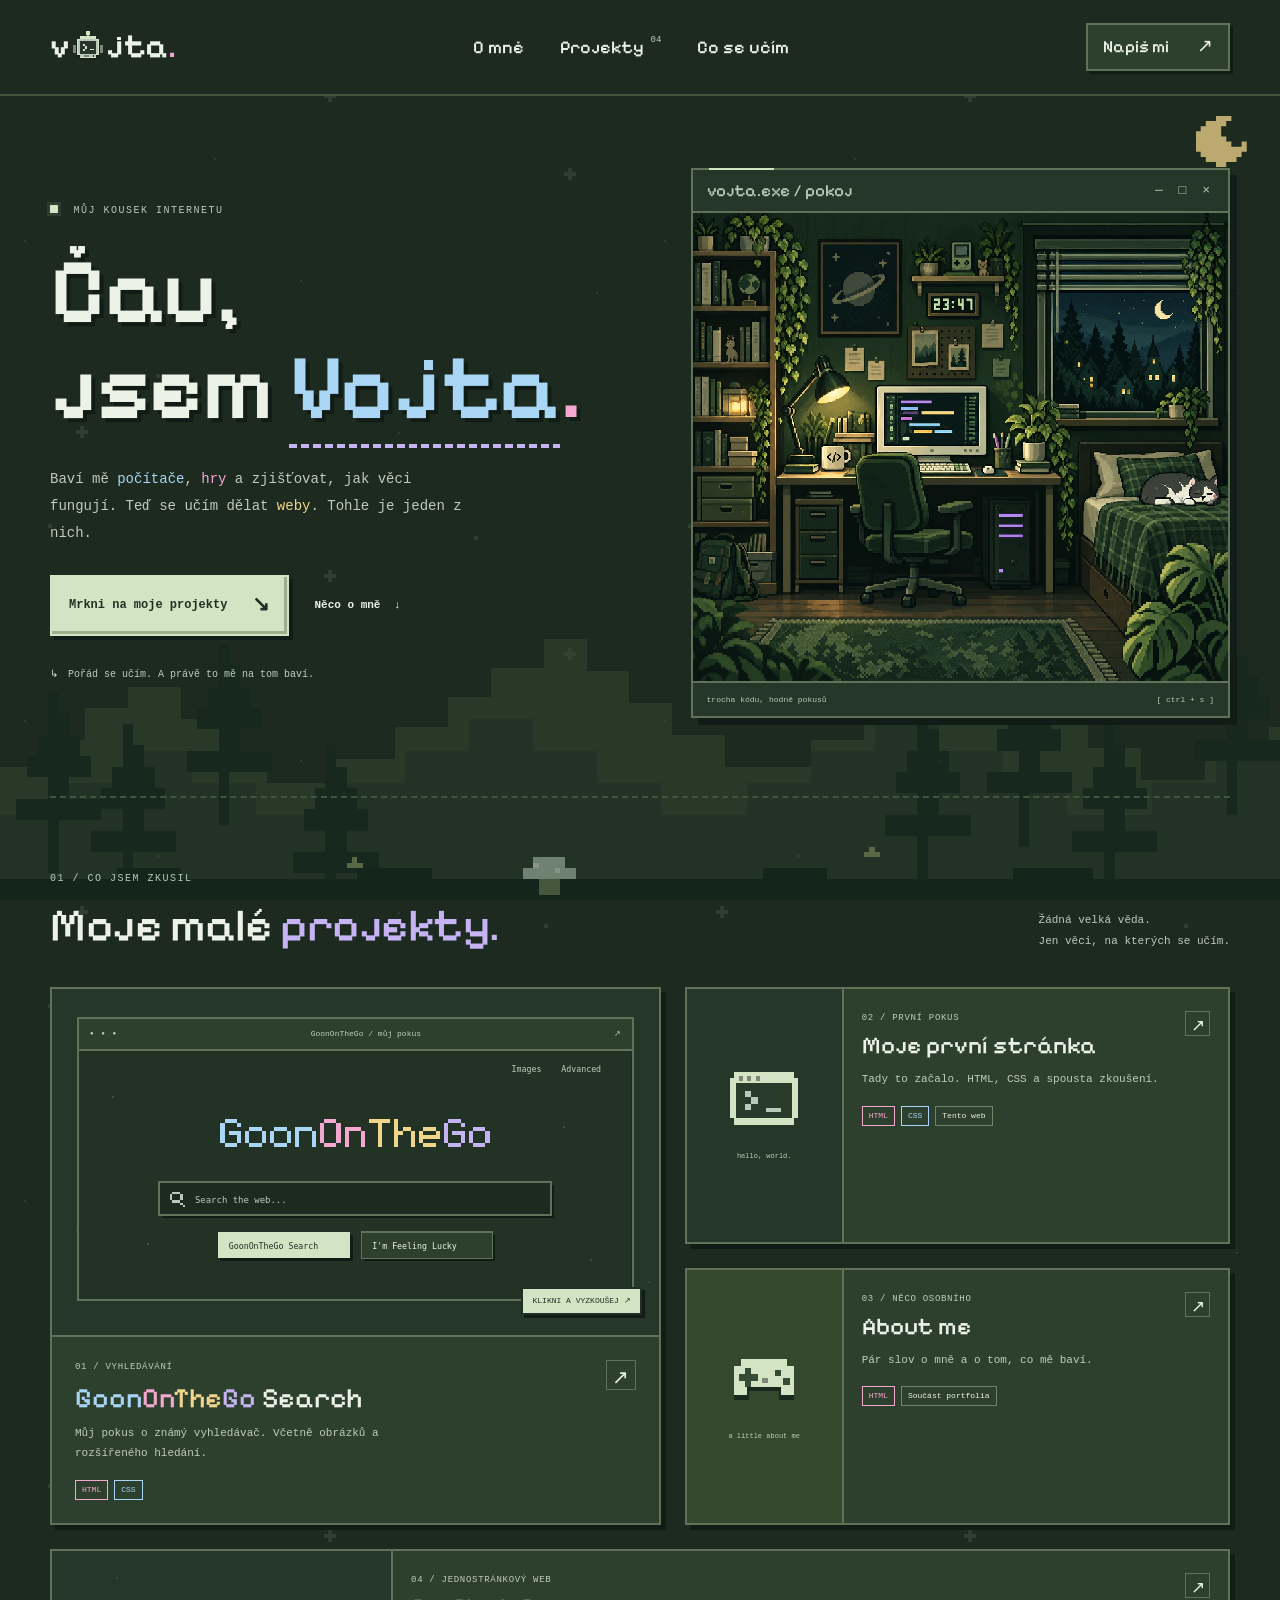
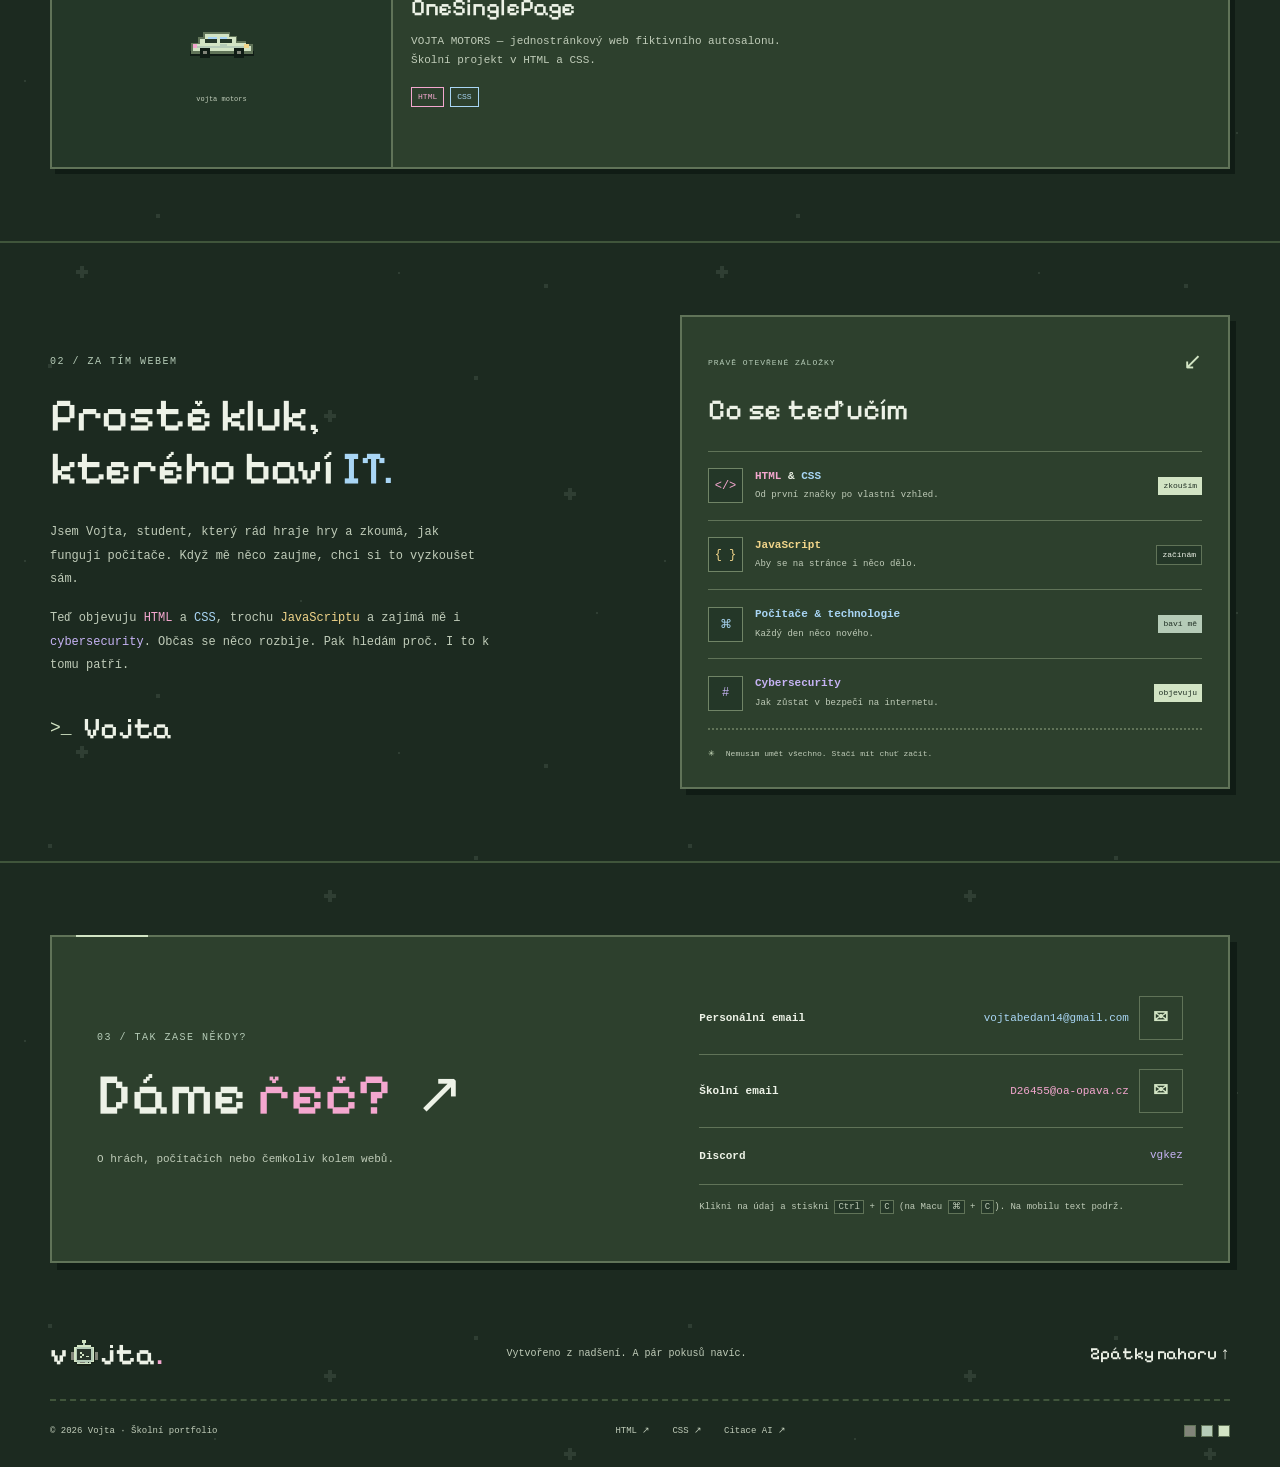
<file: index.html>
<!DOCTYPE html>
<html lang="cs">
<head>
    <meta charset="UTF-8">
    <meta name="viewport" content="width=device-width, initial-scale=1.0">
    <meta name="theme-color" content="#1c2a20">
    <meta name="description" content="Vojtův kousek internetu. Učím se tvořit weby, zajímám se o technologie a tady sdílím svoje pokusy.">
    <title>Vojta — můj kousek internetu</title>
    <link rel="icon" type="image/svg+xml" href="assets/vojta-mark.svg">
    <link rel="stylesheet" href="assets/pixel-theme.css">
    <link rel="stylesheet" href="style.css">
</head>
<body>
    <div class="pixel-sky" aria-hidden="true">
        <span class="sky-moon"></span>
        <span class="shooting-star" style="--star-left:35%;--star-top:3%;--star-duration:9s;--star-delay:-.4s"></span>
        <span class="shooting-star" style="--star-left:72%;--star-top:10%;--star-duration:9s;--star-delay:-1.9s"></span>
        <span class="shooting-star" style="--star-left:98%;--star-top:28%;--star-duration:9s;--star-delay:-3.4s"></span>
        <span class="shooting-star" style="--star-left:46%;--star-top:35%;--star-duration:9s;--star-delay:-4.9s"></span>
        <span class="shooting-star" style="--star-left:83%;--star-top:2%;--star-duration:9s;--star-delay:-6.4s"></span>
        <span class="shooting-star" style="--star-left:26%;--star-top:46%;--star-duration:9s;--star-delay:-7.9s"></span>
    </div>
    <a class="skip-link" href="#obsah">Přejít na obsah</a>
    <header class="site-header" id="domu">
        <nav class="nav container" aria-label="Hlavní navigace">
            <a class="logo" href="#domu" aria-label="Vojta — domů"><span>v</span><img class="logo-mark" src="assets/vojta-mark.svg" width="34" height="34" alt=""><span><span class="dotted-j">j</span>ta<span class="logo-dot">.</span></span></a>
            <div class="nav-links">
                <a href="#o-mne">O mně</a>
                <a href="#projekty">Projekty <span class="nav-count">04</span></a>
                <a href="#dovednosti">Co se učím</a>
            </div>
            <a class="nav-contact" href="#kontakt">Napiš mi <span aria-hidden="true">↗</span></a>
        </nav>
    </header>

    <main id="obsah">
        <section class="hero container" aria-labelledby="hero-title">
            <div class="hero-copy">
                <p class="eyebrow"><span class="status-dot"></span> MŮJ KOUSEK INTERNETU</p>
                <h1 id="hero-title">Čau,<br>jsem <span class="name-mark">Vo<span class="dotted-j">j</span>ta</span><span class="hero-period">.</span></h1>
                <p class="hero-text">Baví mě <span class="syntax-blue">počítače</span>, <span class="syntax-pink">hry</span> a zjišťovat, jak věci fungují. Teď se učím dělat <span class="syntax-yellow">weby</span>. Tohle je jeden z nich.</p>
                <div class="hero-actions">
                    <a class="button" href="#projekty">Mrkni na moje projekty <span aria-hidden="true">↘</span></a>
                    <a class="text-link" href="#o-mne">Něco o mně <span aria-hidden="true">↓</span></a>
                </div>
                <p class="hero-footnote"><span aria-hidden="true">↳</span> Pořád se učím. A právě to mě na tom baví.</p>
            </div>

            <div class="hero-art" aria-hidden="true">
                <div class="art-topline"><span>vojta.exe / pokoj</span><span class="window-controls">─ □ ×</span></div>
                <img class="computer pixel-art" src="assets/pixel-room.webp" width="1341" height="1173" fetchpriority="high" alt="">
                <div class="art-bottomline"><span>trocha kódu, hodně pokusů</span><span>[ ctrl + s ]</span></div>
            </div>
        </section>

        <section class="section container projects-section" id="projekty" aria-labelledby="projects-title">
            <div class="section-heading project-heading">
                <div><p class="eyebrow">01 / CO JSEM ZKUSIL</p><h2 id="projects-title">Moje malé <span class="accent-word">projekty.</span></h2></div>
                <p class="heading-note">Žádná velká věda.<br>Jen věci, na kterých se učím.</p>
            </div>
            <div class="projects-grid">
                <a class="project-card project-featured" href="https://vojtechbedan.github.io/googlesearch/">
                    <div class="project-image image-google">
                        <div class="mini-browser-bar" aria-hidden="true"><span>● ● ●</span><span>GoonOnTheGo / můj pokus</span><span>↗</span></div>
                        <img src="projects/googlesearch/preview.svg" alt="Náhled mého vyhledávače GoonOnTheGo" width="800" height="360" loading="lazy">
                        <span class="preview-label">KLIKNI A VYZKOUŠEJ ↗</span>
                    </div>
                    <div class="project-info"><div><p class="project-type">01 / VYHLEDÁVÁNÍ</p><h3><span class="syntax-blue">Goon</span><span class="syntax-pink">On</span><span class="syntax-yellow">The</span><span class="syntax-purple">Go</span> Search</h3><p>Můj pokus o známý vyhledávač. Včetně obrázků a rozšířeného hledání.</p><div class="tags"><span class="syntax-pink">HTML</span><span class="syntax-blue">CSS</span></div></div><span class="project-arrow" aria-hidden="true">↗</span></div>
                </a>
                <div class="project-stack">
                    <a class="project-card project-small" href="#domu">
                        <div class="small-project-art first-web" aria-hidden="true"><img class="pixel-art" src="assets/pixel-terminal.svg" width="72" height="63" alt=""><span class="art-label">hello, world.</span></div>
                        <div class="project-info"><div><p class="project-type">02 / PRVNÍ POKUS</p><h3>Moje první stránka</h3><p>Tady to začalo. HTML, CSS a spousta zkoušení.</p><div class="tags"><span class="syntax-pink">HTML</span><span class="syntax-blue">CSS</span><span>Tento web</span></div></div><span class="project-arrow" aria-hidden="true">↗</span></div>
                    </a>
                    <a class="project-card project-small" href="#o-mne">
                        <div class="small-project-art about-art" aria-hidden="true"><img class="pixel-art" src="assets/pixel-gamepad.svg" width="80" height="60" alt=""><span class="art-label">a little about me</span></div>
                        <div class="project-info"><div><p class="project-type">03 / NĚCO OSOBNÍHO</p><h3>About me</h3><p>Pár slov o mně a o tom, co mě baví.</p><div class="tags"><span class="syntax-pink">HTML</span><span>Součást portfolia</span></div></div><span class="project-arrow" aria-hidden="true">↗</span></div>
                    </a>
                </div>
                <a class="project-card project-small project-wide" href="https://vojtechbedan.github.io/OneSinglePage/">
                    <div class="small-project-art" aria-hidden="true"><img class="pixel-art" src="assets/pixel-car.svg" width="80" height="48" alt=""><span class="art-label">vojta motors</span></div>
                    <div class="project-info"><div><p class="project-type">04 / JEDNOSTRÁNKOVÝ WEB</p><h3>OneSinglePage</h3><p>VOJTA MOTORS — jednostránkový web fiktivního autosalonu. Školní projekt v HTML a CSS.</p><div class="tags"><span class="syntax-pink">HTML</span><span class="syntax-blue">CSS</span></div></div><span class="project-arrow" aria-hidden="true">↗</span></div>
                </a>
            </div>
        </section>

        <section class="about-section" id="o-mne" aria-labelledby="about-title">
            <div class="container about-layout">
                <div class="about-copy"><p class="eyebrow">02 / ZA TÍM WEBEM</p><h2 id="about-title">Prostě kluk,<br>kterého baví <span class="accent-word">IT.</span></h2><p>Jsem Vojta, student, který rád hraje hry a zkoumá, jak fungují počítače. Když mě něco zaujme, chci si to vyzkoušet sám.</p><p>Teď objevuju <span class="syntax-pink">HTML</span> a <span class="syntax-blue">CSS</span>, trochu <span class="syntax-yellow">JavaScriptu</span> a zajímá mě i <span class="syntax-purple">cybersecurity</span>. Občas se něco rozbije. Pak hledám proč. I to k tomu patří.</p><div class="about-signature"><span aria-hidden="true">&gt;_</span> <span class="signature-name">Vo<span class="dotted-j">j</span>ta</span></div></div>
                <div class="learning-panel" id="dovednosti" role="region" aria-labelledby="skills-title">
                    <div class="learning-header"><p class="eyebrow">PRÁVĚ OTEVŘENÉ ZÁLOŽKY</p><span aria-hidden="true">↙</span></div>
                    <h3 id="skills-title">Co se teď učím</h3>
                    <ul class="skills-list">
                        <li><span class="skill-symbol" aria-hidden="true">&lt;/&gt;</span><div><h4><span class="syntax-pink">HTML</span> &amp; <span class="syntax-blue">CSS</span></h4><p>Od první značky po vlastní vzhled.</p></div><span class="skill-state">zkouším</span></li>
                        <li><span class="skill-symbol" aria-hidden="true">{ }</span><div><h4 class="syntax-yellow">JavaScript</h4><p>Aby se na stránce i něco dělo.</p></div><span class="skill-state">začínám</span></li>
                        <li><span class="skill-symbol" aria-hidden="true">⌘</span><div><h4 class="syntax-blue">Počítače &amp; technologie</h4><p>Každý den něco nového.</p></div><span class="skill-state">baví mě</span></li>
                        <li><span class="skill-symbol" aria-hidden="true">#</span><div><h4 class="syntax-purple">Cybersecurity</h4><p>Jak zůstat v bezpečí na internetu.</p></div><span class="skill-state">objevuju</span></li>
                    </ul>
                    <p class="learning-note"><span aria-hidden="true">✳</span> Nemusím umět všechno. Stačí mít chuť začít.</p>
                </div>
            </div>
        </section>

        <section class="contact-section container" id="kontakt" aria-labelledby="contact-title">
            <div class="contact-card">
                <div class="contact-copy">
                    <p class="eyebrow">03 / TAK ZASE NĚKDY?</p>
                    <h2 id="contact-title">Dáme <span class="accent-word">řeč?</span> <span aria-hidden="true">↗</span></h2>
                    <p>O hrách, počítačích nebo čemkoliv kolem webů.</p>
                </div>
                <div class="contact-links">
                    <div class="contact-row"><span>Personální email</span><div class="contact-actions"><span class="contact-value" title="Kliknutím označíš celý kontakt">vojtabedan14@gmail.com</span><a class="contact-mail" href="mailto:vojtabedan14@gmail.com" aria-label="Napsat na personální email: vojtabedan14@gmail.com" title="Napsat email"><span aria-hidden="true">✉</span></a></div></div>
                    <div class="contact-row"><span>Školní email</span><div class="contact-actions"><span class="contact-value" title="Kliknutím označíš celý kontakt">D26455@oa-opava.cz</span><a class="contact-mail" href="mailto:D26455@oa-opava.cz" aria-label="Napsat na školní email: D26455@oa-opava.cz" title="Napsat email"><span aria-hidden="true">✉</span></a></div></div>
                    <div class="contact-row"><span>Discord</span><span class="contact-value" title="Kliknutím označíš celý kontakt">vgkez</span></div>
                    <p class="contact-copy-note">Klikni na údaj a stiskni <kbd>Ctrl</kbd> + <kbd>C</kbd> (na Macu <kbd>⌘</kbd> + <kbd>C</kbd>). Na mobilu text podrž.</p>
                </div>
            </div>
        </section>
    </main>

    <footer class="footer container">
        <div class="footer-main"><a class="logo" href="#domu" aria-label="Vojta — domů"><span>v</span><img class="logo-mark" src="assets/vojta-mark.svg" width="34" height="34" alt=""><span><span class="dotted-j">j</span>ta<span class="logo-dot">.</span></span></a><p>Vytvořeno z nadšení. A pár pokusů navíc.</p><a class="back-top" href="#domu">Zpátky nahoru ↑</a></div>
        <div class="footer-bottom"><p>© 2026 Vojta · Školní portfolio</p><div class="footer-meta"><a href="https://validator.w3.org/nu/?doc=https%3A%2F%2Fvojtechbedan.github.io%2F" target="_blank" rel="noopener noreferrer" aria-label="Otevřít validátor HTML">HTML ↗</a><a href="https://jigsaw.w3.org/css-validator/validator?uri=https%3A%2F%2Fvojtechbedan.github.io%2F&amp;profile=css3svg&amp;usermedium=all&amp;warning=1&amp;vextwarning=&amp;lang=en" target="_blank" rel="noopener noreferrer" aria-label="Otevřít validátor CSS">CSS ↗</a><a href="citace.html">Citace AI ↗</a></div><div class="palette" role="img" aria-label="Barevná paleta: šedá olivová, popelavá šedá a čajová zelená"><span></span><span></span><span></span></div></div>
    </footer>
</body>
</html>
</file>
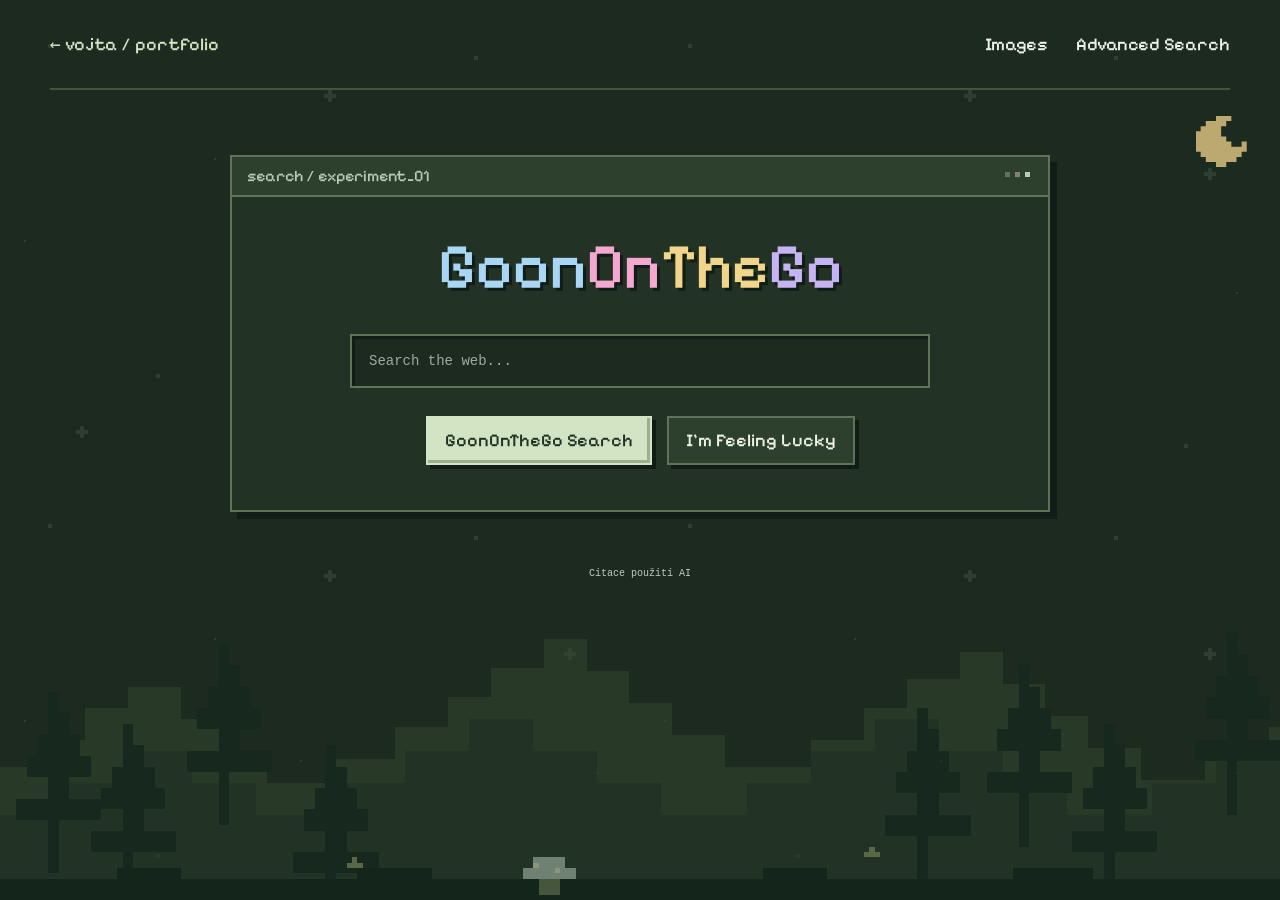
<file: projects/googlesearch/index.html>
<!DOCTYPE html>
<html lang="en">
<head>
    <meta charset="UTF-8">
    <meta name="viewport" content="width=device-width, initial-scale=1.0">
    <title>GoonOnTheGo Search</title>
    <meta name="theme-color" content="#1c2a20">
    <link rel="icon" type="image/svg+xml" href="../../assets/vojta-mark.svg">
    <link rel="stylesheet" href="../../assets/pixel-theme.css">
    <link rel="stylesheet" href="style.css">
</head>
<body>
    <div class="pixel-sky" aria-hidden="true">
        <span class="sky-moon"></span>
        <span class="shooting-star" style="--star-left:35%;--star-top:3%;--star-duration:9s;--star-delay:-.4s"></span>
        <span class="shooting-star" style="--star-left:72%;--star-top:10%;--star-duration:9s;--star-delay:-1.9s"></span>
        <span class="shooting-star" style="--star-left:98%;--star-top:28%;--star-duration:9s;--star-delay:-3.4s"></span>
        <span class="shooting-star" style="--star-left:46%;--star-top:35%;--star-duration:9s;--star-delay:-4.9s"></span>
        <span class="shooting-star" style="--star-left:83%;--star-top:2%;--star-duration:9s;--star-delay:-6.4s"></span>
        <span class="shooting-star" style="--star-left:26%;--star-top:46%;--star-duration:9s;--star-delay:-7.9s"></span>
    </div>
    <nav aria-label="Project navigation">
        <a class="portfolio-return" href="../../index.html#projekty">← vo<span class="dotted-j">j</span>ta / portfolio</a>
        <a href="images.html">Images</a>
        <a href="advanced.html">Advanced Search</a>
    </nav>

    <main class="search-page">
        <h1 class="logo" aria-label="GoonOnTheGo"><span class="blue">Goon</span><span class="red">On</span><span class="yellow">The</span><span class="green">Go</span></h1>

        <form action="https://www.google.com/search" method="GET">
            <input class="search-box" placeholder="Search the web..." type="text"
                   name="q" aria-label="Search" required>

            <div class="buttons">
                <button type="submit">GoonOnTheGo Search</button>
                <button type="submit" name="btnI" value="1"
                        formnovalidate>
                    I'm Feeling Lucky
                </button>
            </div>
        </form>
    </main>

    <a class="ai-citation" href="../../citace.html">Citace použití AI</a>
</body>
</html>
</file>
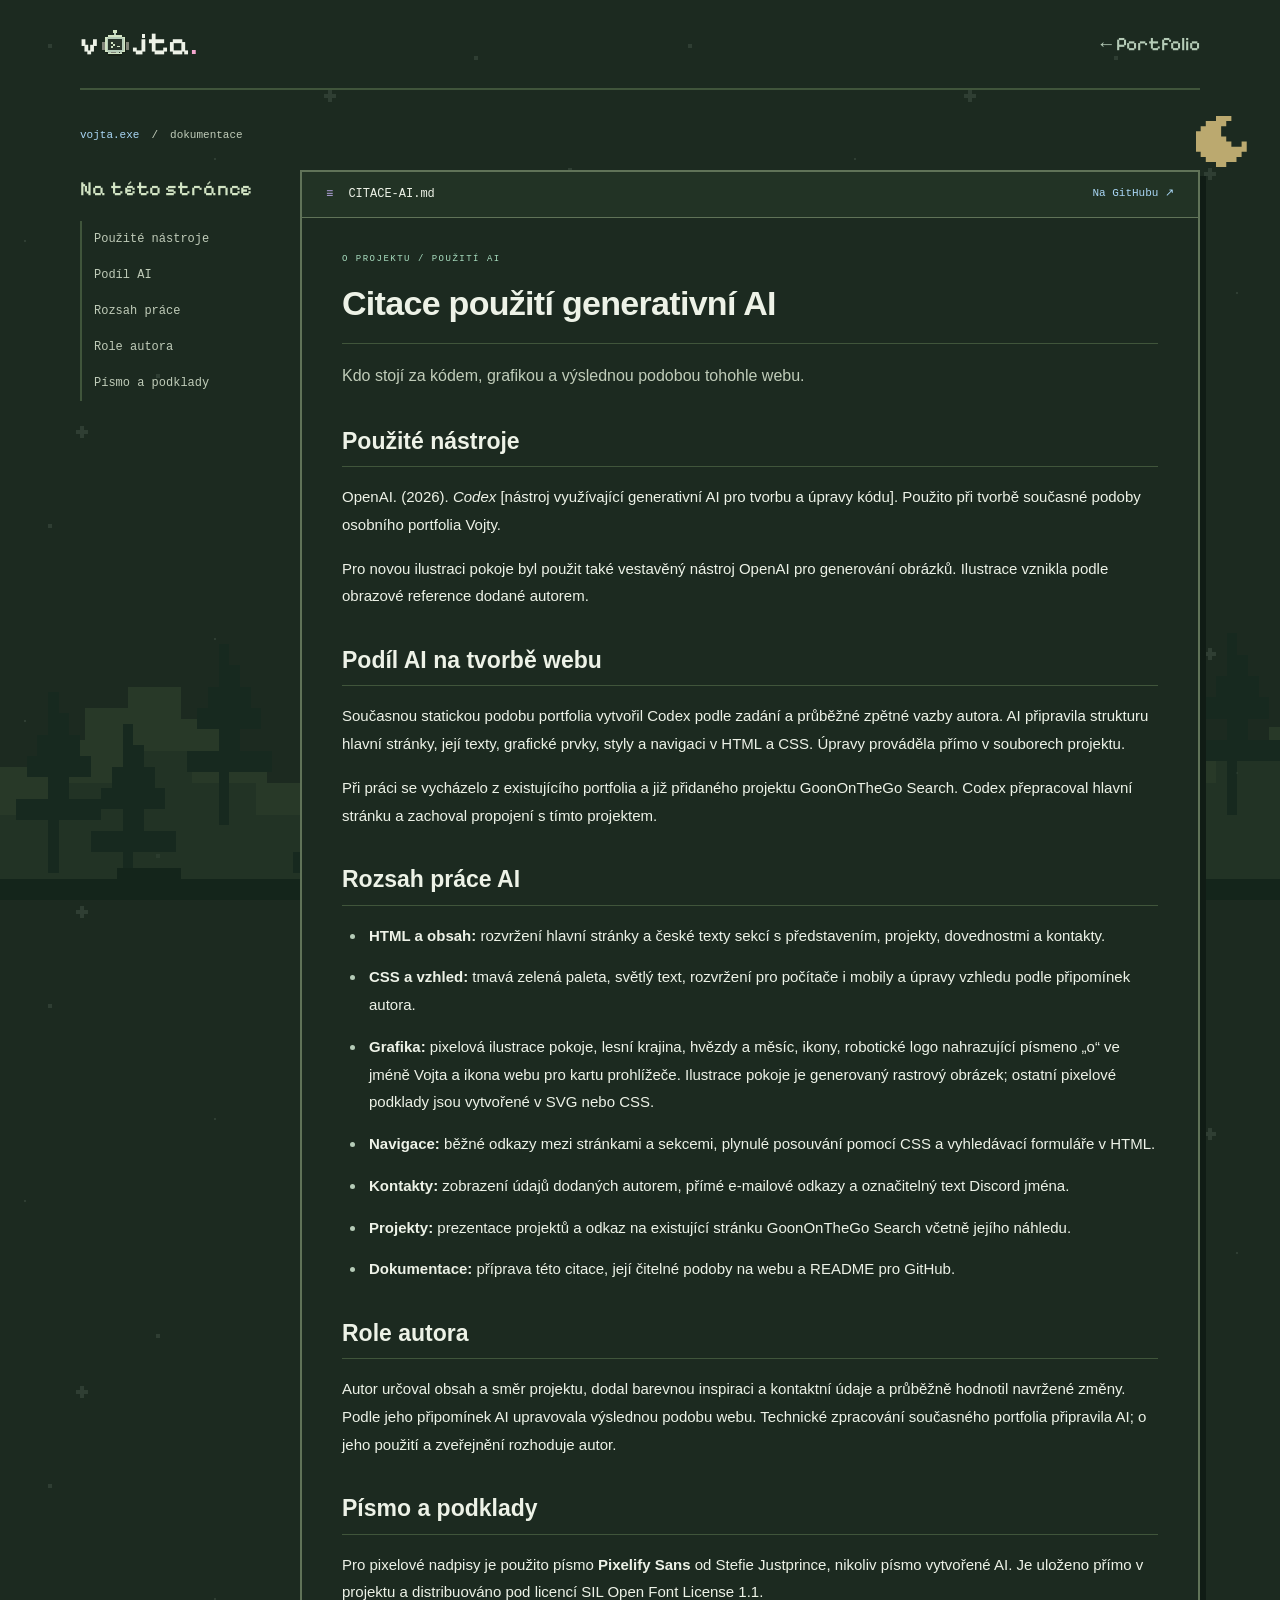
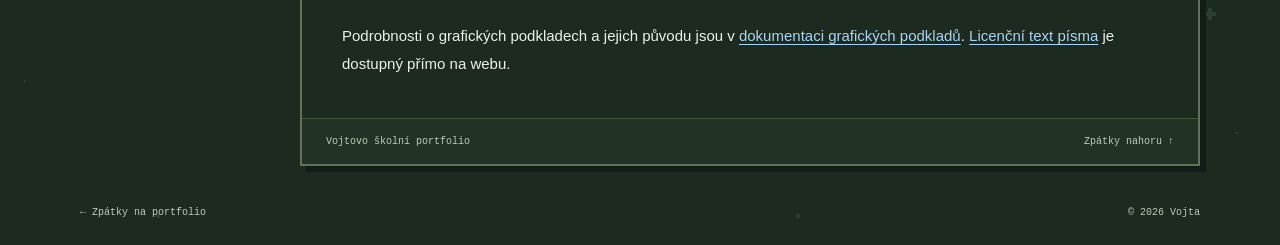
<file: citace.html>
<!DOCTYPE html>
<html lang="cs">
<head>
    <meta charset="UTF-8">
    <meta name="viewport" content="width=device-width, initial-scale=1.0">
    <meta name="theme-color" content="#1c2a20">
    <meta name="description" content="Jak vzniklo Vojtovo pixelové portfolio a jakou roli při jeho tvorbě měly nástroje generativní AI.">
    <title>Citace použití AI | Vojta</title>
    <link rel="icon" href="assets/vojta-mark.svg" type="image/svg+xml">
    <link rel="stylesheet" href="assets/pixel-theme.css">
    <link rel="stylesheet" href="assets/document.css">
</head>
<body>
    <div class="pixel-sky" aria-hidden="true">
        <span class="sky-moon"></span>
        <span class="shooting-star" style="--star-left:35%;--star-top:3%;--star-duration:9s;--star-delay:-.4s"></span>
        <span class="shooting-star" style="--star-left:72%;--star-top:10%;--star-duration:9s;--star-delay:-1.9s"></span>
        <span class="shooting-star" style="--star-left:98%;--star-top:28%;--star-duration:9s;--star-delay:-3.4s"></span>
        <span class="shooting-star" style="--star-left:46%;--star-top:35%;--star-duration:9s;--star-delay:-4.9s"></span>
        <span class="shooting-star" style="--star-left:83%;--star-top:2%;--star-duration:9s;--star-delay:-6.4s"></span>
        <span class="shooting-star" style="--star-left:26%;--star-top:46%;--star-duration:9s;--star-delay:-7.9s"></span>
    </div>
    <a class="doc-skip" href="#dokument">Přejít na dokument</a>
    <nav class="document-nav docs-width" aria-label="Navigace dokumentace">
        <a class="doc-logo" href="index.html" aria-label="Vojta — domů"><span>v</span><img class="logo-mark" src="assets/vojta-mark.svg" width="32" height="32" alt=""><span><span class="dotted-j">j</span>ta<span class="syntax-pink">.</span></span></a>
        <a class="doc-back" href="index.html">← Portfolio</a>
    </nav>
    <main class="docs-width" id="dokument">
        <p class="doc-breadcrumb"><a href="index.html">vojta.exe</a><span aria-hidden="true">/</span>dokumentace</p>
        <div class="document-layout">
            <nav class="doc-toc" aria-label="Obsah citace">
                <p>Na této stránce</p>
                <a href="#nastroje">Použité nástroje</a>
                <a href="#podil-ai">Podíl AI</a>
                <a href="#rozsah">Rozsah práce</a>
                <a href="#autor">Role autora</a>
                <a href="#pismo">Písmo a podklady</a>
            </nav>
            <div class="document-window">
                <div class="document-filebar"><span><span class="doc-file-icon" aria-hidden="true">≡</span> CITACE-AI.md</span><a href="https://github.com/vojtechbedan/vojtechbedan.github.io/blob/main/CITACE-AI.md" target="_blank" rel="noopener noreferrer">Na GitHubu ↗</a></div>
                <article class="markdown-document" aria-labelledby="document-title">
                    <p class="doc-label">O PROJEKTU / POUŽITÍ AI</p>
                    <h1 id="document-title">Citace použití generativní AI</h1>
                    <p class="doc-lead">Kdo stojí za kódem, grafikou a výslednou podobou tohohle webu.</p>

                    <h2 id="nastroje">Použité nástroje</h2>
                    <p>OpenAI. (2026). <em>Codex</em> [nástroj využívající generativní AI pro tvorbu a úpravy kódu]. Použito při tvorbě současné podoby osobního portfolia Vojty.</p>
                    <p>Pro novou ilustraci pokoje byl použit také vestavěný nástroj OpenAI pro generování obrázků. Ilustrace vznikla podle obrazové reference dodané autorem.</p>

                    <h2 id="podil-ai">Podíl AI na tvorbě webu</h2>
                    <p>Současnou statickou podobu portfolia vytvořil Codex podle zadání a průběžné zpětné vazby autora. AI připravila strukturu hlavní stránky, její texty, grafické prvky, styly a navigaci v HTML a CSS. Úpravy prováděla přímo v souborech projektu.</p>
                    <p>Při práci se vycházelo z existujícího portfolia a již přidaného projektu GoonOnTheGo Search. Codex přepracoval hlavní stránku a zachoval propojení s tímto projektem.</p>

                    <h2 id="rozsah">Rozsah práce AI</h2>
                    <ul>
                        <li><strong>HTML a obsah:</strong> rozvržení hlavní stránky a české texty sekcí s představením, projekty, dovednostmi a kontakty.</li>
                        <li><strong>CSS a vzhled:</strong> tmavá zelená paleta, světlý text, rozvržení pro počítače i mobily a úpravy vzhledu podle připomínek autora.</li>
                        <li><strong>Grafika:</strong> pixelová ilustrace pokoje, lesní krajina, hvězdy a měsíc, ikony, robotické logo nahrazující písmeno „o“ ve jméně Vojta a ikona webu pro kartu prohlížeče. Ilustrace pokoje je generovaný rastrový obrázek; ostatní pixelové podklady jsou vytvořené v SVG nebo CSS.</li>
                        <li><strong>Navigace:</strong> běžné odkazy mezi stránkami a sekcemi, plynulé posouvání pomocí CSS a vyhledávací formuláře v HTML.</li>
                        <li><strong>Kontakty:</strong> zobrazení údajů dodaných autorem, přímé e-mailové odkazy a označitelný text Discord jména.</li>
                        <li><strong>Projekty:</strong> prezentace projektů a odkaz na existující stránku GoonOnTheGo Search včetně jejího náhledu.</li>
                        <li><strong>Dokumentace:</strong> příprava této citace, její čitelné podoby na webu a README pro GitHub.</li>
                    </ul>

                    <h2 id="autor">Role autora</h2>
                    <p>Autor určoval obsah a směr projektu, dodal barevnou inspiraci a kontaktní údaje a průběžně hodnotil navržené změny. Podle jeho připomínek AI upravovala výslednou podobu webu. Technické zpracování současného portfolia připravila AI; o jeho použití a zveřejnění rozhoduje autor.</p>

                    <h2 id="pismo">Písmo a podklady</h2>
                    <p>Pro pixelové nadpisy je použito písmo <strong>Pixelify Sans</strong> od Stefie Justprince, nikoliv písmo vytvořené AI. Je uloženo přímo v projektu a distribuováno pod licencí SIL Open Font License 1.1.</p>
                    <p>Podrobnosti o grafických podkladech a jejich původu jsou v <a href="podklady.html">dokumentaci grafických podkladů</a>. <a href="licence-pisma.html">Licenční text písma</a> je dostupný přímo na webu.</p>
                </article>
                <div class="document-bottom"><span>Vojtovo školní portfolio</span><a href="#dokument">Zpátky nahoru ↑</a></div>
            </div>
        </div>
    </main>
    <footer class="document-footer docs-width"><a href="index.html">← Zpátky na portfolio</a><span>© 2026 Vojta</span></footer>
</body>
</html>
</file>
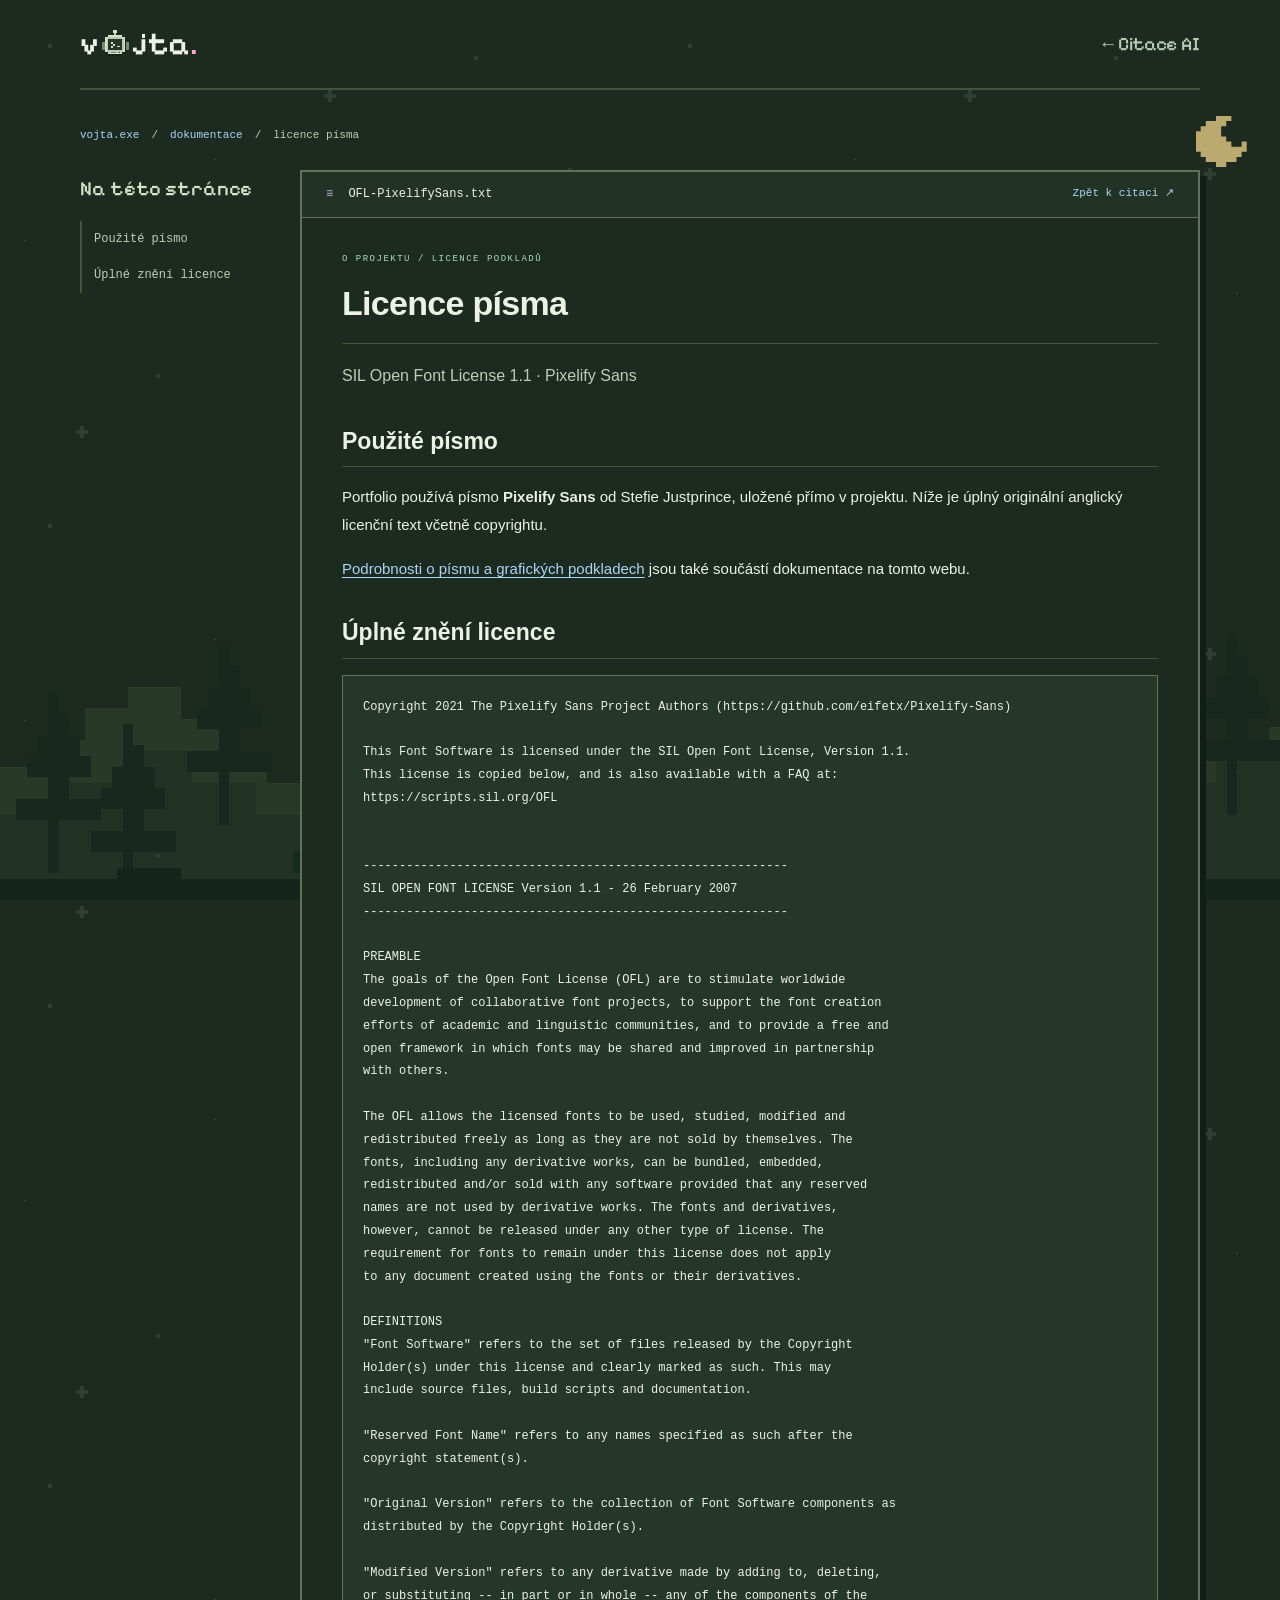
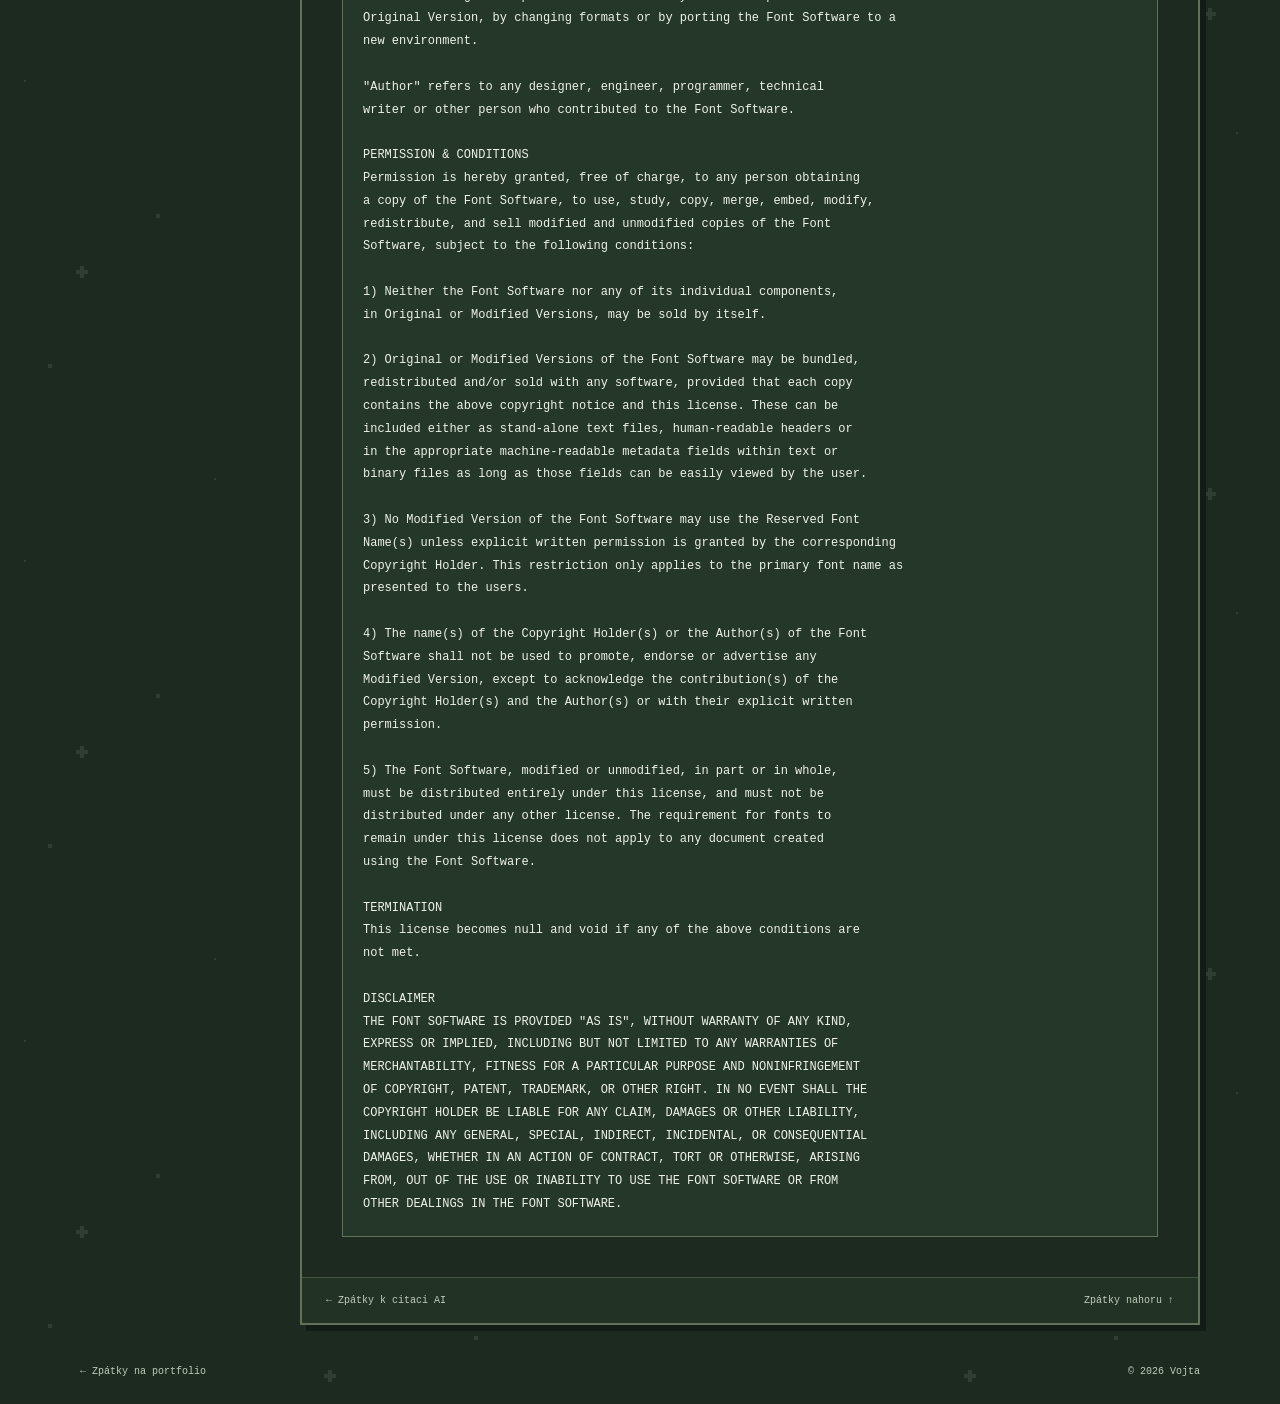
<file: licence-pisma.html>
<!DOCTYPE html>
<html lang="cs">
<head>
    <meta charset="UTF-8">
    <meta name="viewport" content="width=device-width, initial-scale=1.0">
    <meta name="theme-color" content="#1c2a20">
    <meta name="description" content="Úplné znění SIL Open Font License 1.1 pro lokálně používané písmo Pixelify Sans.">
    <title>Licence písma | Vojta</title>
    <link rel="icon" href="assets/vojta-mark.svg" type="image/svg+xml">
    <link rel="stylesheet" href="assets/pixel-theme.css">
    <link rel="stylesheet" href="assets/document.css">
</head>
<body>
    <div class="pixel-sky" aria-hidden="true">
        <span class="sky-moon"></span>
        <span class="shooting-star" style="--star-left:35%;--star-top:3%;--star-duration:9s;--star-delay:-.4s"></span>
        <span class="shooting-star" style="--star-left:72%;--star-top:10%;--star-duration:9s;--star-delay:-1.9s"></span>
        <span class="shooting-star" style="--star-left:98%;--star-top:28%;--star-duration:9s;--star-delay:-3.4s"></span>
        <span class="shooting-star" style="--star-left:46%;--star-top:35%;--star-duration:9s;--star-delay:-4.9s"></span>
        <span class="shooting-star" style="--star-left:83%;--star-top:2%;--star-duration:9s;--star-delay:-6.4s"></span>
        <span class="shooting-star" style="--star-left:26%;--star-top:46%;--star-duration:9s;--star-delay:-7.9s"></span>
    </div>
    <a class="doc-skip" href="#dokument">Přejít na dokument</a>
    <nav class="document-nav docs-width" aria-label="Navigace dokumentace">
        <a class="doc-logo" href="index.html" aria-label="Vojta — domů"><span>v</span><img class="logo-mark" src="assets/vojta-mark.svg" width="32" height="32" alt=""><span><span class="dotted-j">j</span>ta<span class="syntax-pink">.</span></span></a>
        <a class="doc-back" href="citace.html#pismo">← Citace AI</a>
    </nav>
    <main class="docs-width" id="dokument">
        <p class="doc-breadcrumb"><a href="index.html">vojta.exe</a><span aria-hidden="true">/</span><a href="citace.html">dokumentace</a><span aria-hidden="true">/</span>licence písma</p>
        <div class="document-layout">
            <nav class="doc-toc" aria-label="Obsah dokumentu">
                <p>Na této stránce</p>
                <a href="#o-pismu">Použité písmo</a>
                <a href="#uplne-zneni">Úplné znění licence</a>
            </nav>
            <div class="document-window">
                <div class="document-filebar"><span><span class="doc-file-icon" aria-hidden="true">≡</span> OFL-PixelifySans.txt</span><a href="citace.html#pismo">Zpět k citaci ↗</a></div>
                <article class="markdown-document" aria-labelledby="document-title">
                    <p class="doc-label">O PROJEKTU / LICENCE PODKLADŮ</p>
                    <h1 id="document-title">Licence písma</h1>
                    <p class="doc-lead">SIL Open Font License 1.1 · Pixelify Sans</p>
                    <h2 id="o-pismu">Použité písmo</h2>
                    <p>Portfolio používá písmo <strong>Pixelify Sans</strong> od Stefie Justprince, uložené přímo v projektu. Níže je úplný originální anglický licenční text včetně copyrightu.</p>
                    <p><a href="podklady.html#pismo">Podrobnosti o písmu a grafických podkladech</a> jsou také součástí dokumentace na tomto webu.</p>
                    <h2 id="uplne-zneni">Úplné znění licence</h2>
                    <pre class="license-text" lang="en">Copyright 2021 The Pixelify Sans Project Authors (https://github.com/eifetx/Pixelify-Sans)

This Font Software is licensed under the SIL Open Font License, Version 1.1.
This license is copied below, and is also available with a FAQ at:
https://scripts.sil.org/OFL


-----------------------------------------------------------
SIL OPEN FONT LICENSE Version 1.1 - 26 February 2007
-----------------------------------------------------------

PREAMBLE
The goals of the Open Font License (OFL) are to stimulate worldwide
development of collaborative font projects, to support the font creation
efforts of academic and linguistic communities, and to provide a free and
open framework in which fonts may be shared and improved in partnership
with others.

The OFL allows the licensed fonts to be used, studied, modified and
redistributed freely as long as they are not sold by themselves. The
fonts, including any derivative works, can be bundled, embedded, 
redistributed and/or sold with any software provided that any reserved
names are not used by derivative works. The fonts and derivatives,
however, cannot be released under any other type of license. The
requirement for fonts to remain under this license does not apply
to any document created using the fonts or their derivatives.

DEFINITIONS
"Font Software" refers to the set of files released by the Copyright
Holder(s) under this license and clearly marked as such. This may
include source files, build scripts and documentation.

"Reserved Font Name" refers to any names specified as such after the
copyright statement(s).

"Original Version" refers to the collection of Font Software components as
distributed by the Copyright Holder(s).

"Modified Version" refers to any derivative made by adding to, deleting,
or substituting -- in part or in whole -- any of the components of the
Original Version, by changing formats or by porting the Font Software to a
new environment.

"Author" refers to any designer, engineer, programmer, technical
writer or other person who contributed to the Font Software.

PERMISSION &amp; CONDITIONS
Permission is hereby granted, free of charge, to any person obtaining
a copy of the Font Software, to use, study, copy, merge, embed, modify,
redistribute, and sell modified and unmodified copies of the Font
Software, subject to the following conditions:

1) Neither the Font Software nor any of its individual components,
in Original or Modified Versions, may be sold by itself.

2) Original or Modified Versions of the Font Software may be bundled,
redistributed and/or sold with any software, provided that each copy
contains the above copyright notice and this license. These can be
included either as stand-alone text files, human-readable headers or
in the appropriate machine-readable metadata fields within text or
binary files as long as those fields can be easily viewed by the user.

3) No Modified Version of the Font Software may use the Reserved Font
Name(s) unless explicit written permission is granted by the corresponding
Copyright Holder. This restriction only applies to the primary font name as
presented to the users.

4) The name(s) of the Copyright Holder(s) or the Author(s) of the Font
Software shall not be used to promote, endorse or advertise any
Modified Version, except to acknowledge the contribution(s) of the
Copyright Holder(s) and the Author(s) or with their explicit written
permission.

5) The Font Software, modified or unmodified, in part or in whole,
must be distributed entirely under this license, and must not be
distributed under any other license. The requirement for fonts to
remain under this license does not apply to any document created
using the Font Software.

TERMINATION
This license becomes null and void if any of the above conditions are
not met.

DISCLAIMER
THE FONT SOFTWARE IS PROVIDED "AS IS", WITHOUT WARRANTY OF ANY KIND,
EXPRESS OR IMPLIED, INCLUDING BUT NOT LIMITED TO ANY WARRANTIES OF
MERCHANTABILITY, FITNESS FOR A PARTICULAR PURPOSE AND NONINFRINGEMENT
OF COPYRIGHT, PATENT, TRADEMARK, OR OTHER RIGHT. IN NO EVENT SHALL THE
COPYRIGHT HOLDER BE LIABLE FOR ANY CLAIM, DAMAGES OR OTHER LIABILITY,
INCLUDING ANY GENERAL, SPECIAL, INDIRECT, INCIDENTAL, OR CONSEQUENTIAL
DAMAGES, WHETHER IN AN ACTION OF CONTRACT, TORT OR OTHERWISE, ARISING
FROM, OUT OF THE USE OR INABILITY TO USE THE FONT SOFTWARE OR FROM
OTHER DEALINGS IN THE FONT SOFTWARE.
</pre>
                </article>
                <div class="document-bottom"><a href="citace.html#pismo">← Zpátky k citaci AI</a><a href="#dokument">Zpátky nahoru ↑</a></div>
            </div>
        </div>
    </main>
    <footer class="document-footer docs-width"><a href="index.html">← Zpátky na portfolio</a><span>© 2026 Vojta</span></footer>
</body>
</html>
</file>
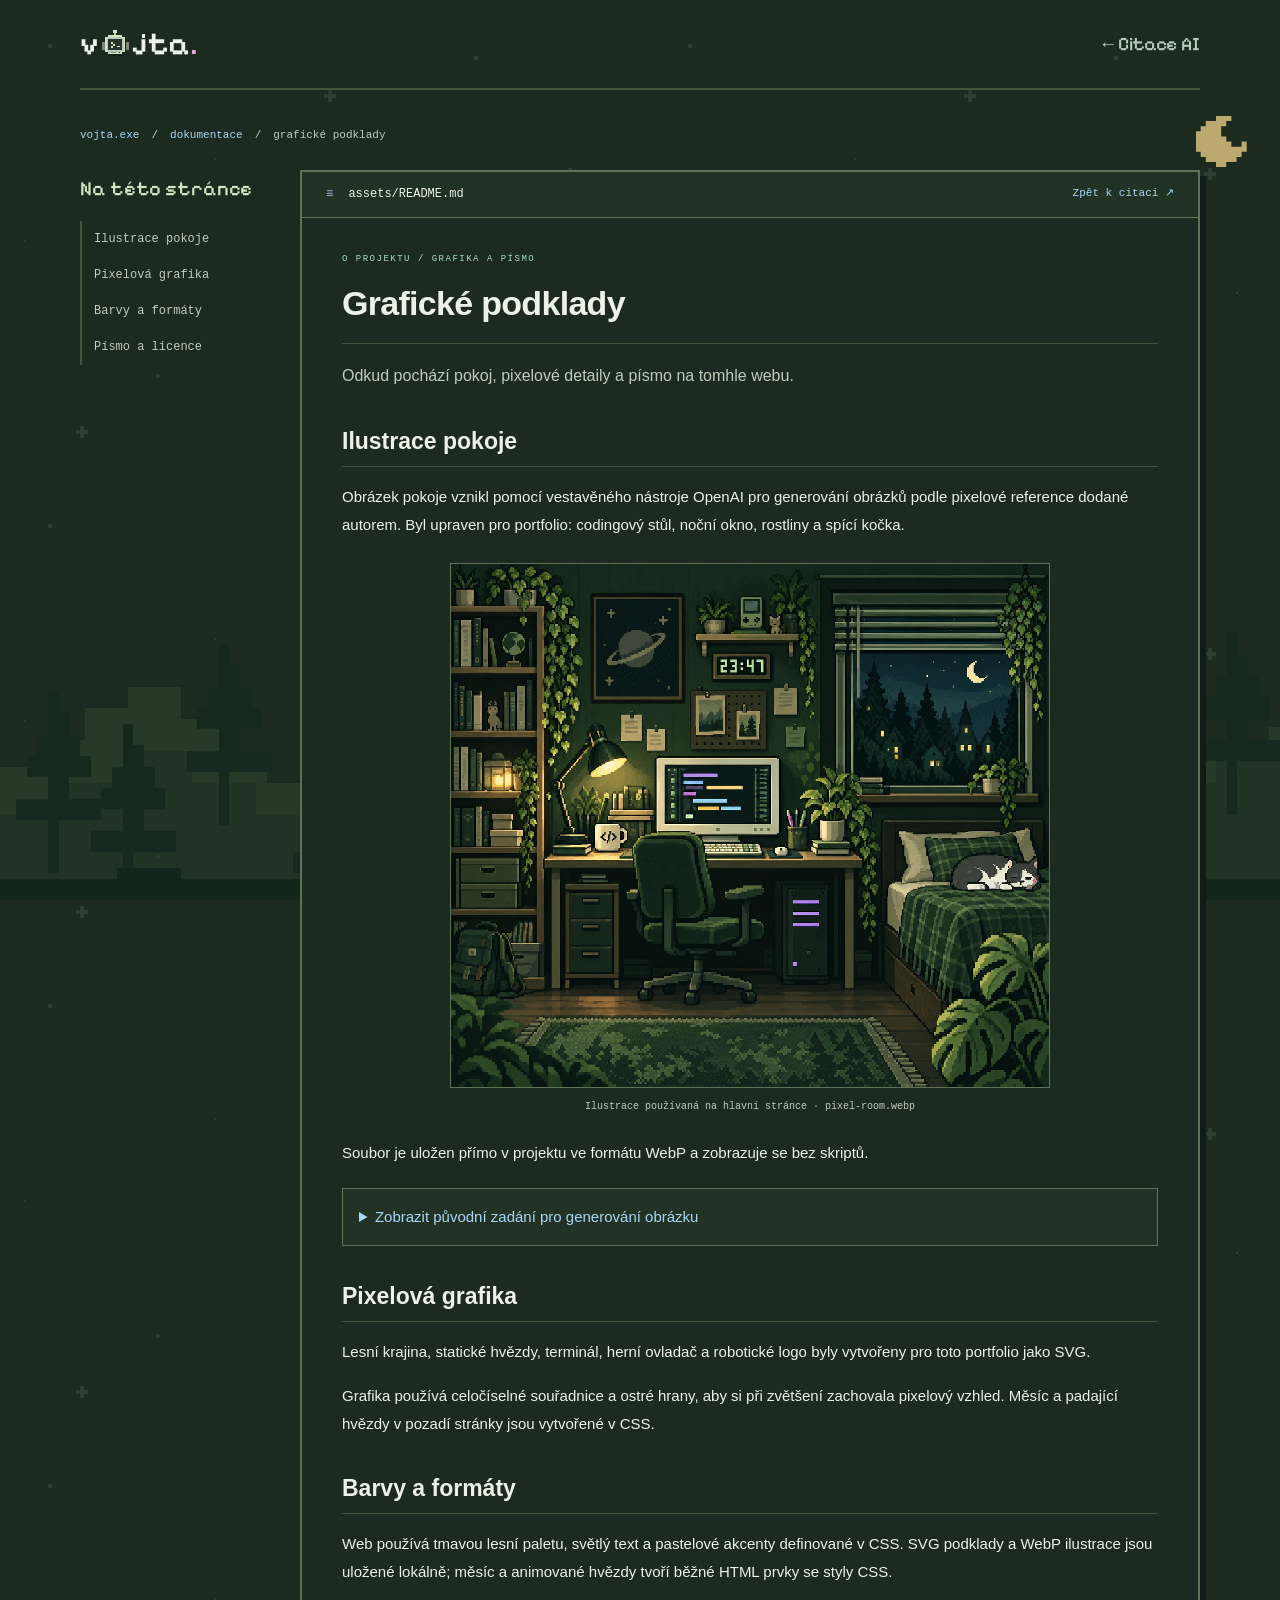
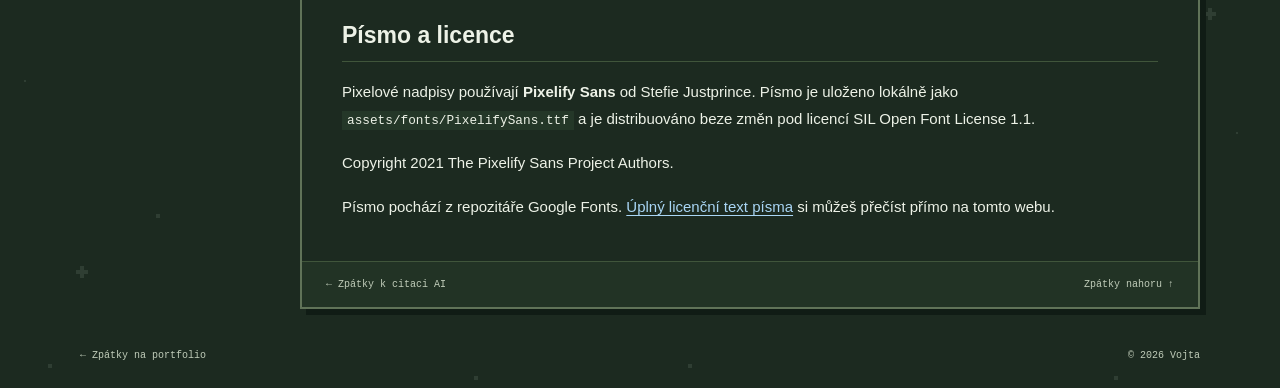
<file: podklady.html>
<!DOCTYPE html>
<html lang="cs">
<head>
    <meta charset="UTF-8">
    <meta name="viewport" content="width=device-width, initial-scale=1.0">
    <meta name="theme-color" content="#1c2a20">
    <meta name="description" content="Původ pixelové grafiky, ilustrace pokoje, barevných variant a písma ve Vojtově portfoliu.">
    <title>Grafické podklady | Vojta</title>
    <link rel="icon" href="assets/vojta-mark.svg" type="image/svg+xml">
    <link rel="stylesheet" href="assets/pixel-theme.css">
    <link rel="stylesheet" href="assets/document.css">
</head>
<body>
    <div class="pixel-sky" aria-hidden="true">
        <span class="sky-moon"></span>
        <span class="shooting-star" style="--star-left:35%;--star-top:3%;--star-duration:9s;--star-delay:-.4s"></span>
        <span class="shooting-star" style="--star-left:72%;--star-top:10%;--star-duration:9s;--star-delay:-1.9s"></span>
        <span class="shooting-star" style="--star-left:98%;--star-top:28%;--star-duration:9s;--star-delay:-3.4s"></span>
        <span class="shooting-star" style="--star-left:46%;--star-top:35%;--star-duration:9s;--star-delay:-4.9s"></span>
        <span class="shooting-star" style="--star-left:83%;--star-top:2%;--star-duration:9s;--star-delay:-6.4s"></span>
        <span class="shooting-star" style="--star-left:26%;--star-top:46%;--star-duration:9s;--star-delay:-7.9s"></span>
    </div>
    <a class="doc-skip" href="#dokument">Přejít na dokument</a>
    <nav class="document-nav docs-width" aria-label="Navigace dokumentace">
        <a class="doc-logo" href="index.html" aria-label="Vojta — domů"><span>v</span><img class="logo-mark" src="assets/vojta-mark.svg" width="32" height="32" alt=""><span><span class="dotted-j">j</span>ta<span class="syntax-pink">.</span></span></a>
        <a class="doc-back" href="citace.html#pismo">← Citace AI</a>
    </nav>
    <main class="docs-width" id="dokument">
        <p class="doc-breadcrumb"><a href="index.html">vojta.exe</a><span aria-hidden="true">/</span><a href="citace.html">dokumentace</a><span aria-hidden="true">/</span>grafické podklady</p>
        <div class="document-layout">
            <nav class="doc-toc" aria-label="Obsah dokumentu">
                <p>Na této stránce</p>
                <a href="#pokoj">Ilustrace pokoje</a>
                <a href="#grafika">Pixelová grafika</a>
                <a href="#barvy">Barvy a formáty</a>
                <a href="#pismo">Písmo a licence</a>
            </nav>
            <div class="document-window">
                <div class="document-filebar"><span><span class="doc-file-icon" aria-hidden="true">≡</span> assets/README.md</span><a href="citace.html#pismo">Zpět k citaci ↗</a></div>
                <article class="markdown-document" aria-labelledby="document-title">
                    <p class="doc-label">O PROJEKTU / GRAFIKA A PÍSMO</p>
                    <h1 id="document-title">Grafické podklady</h1>
                    <p class="doc-lead">Odkud pochází pokoj, pixelové detaily a písmo na tomhle webu.</p>
                    <h2 id="pokoj">Ilustrace pokoje</h2>
                    <p>Obrázek pokoje vznikl pomocí vestavěného nástroje OpenAI pro generování obrázků podle pixelové reference dodané autorem. Byl upraven pro portfolio: codingový stůl, noční okno, rostliny a spící kočka.</p>
                    <figure class="doc-illustration"><img src="assets/pixel-room.webp" width="1341" height="1173" loading="lazy" alt="Pixelový pokoj s počítačem, knihovnou, rostlinami a spící kočkou u nočního okna"><figcaption>Ilustrace používaná na hlavní stránce · pixel-room.webp</figcaption></figure>
                    <p>Soubor je uložen přímo v projektu ve formátu WebP a zobrazuje se bez skriptů.</p>
                    <details class="doc-details">
                        <summary>Zobrazit původní zadání pro generování obrázku</summary>
                        <p lang="en">Edit the provided pixel-art bedroom reference into a new original, polished hero illustration for Vojta's personal coding portfolio. Preserve the intimate, straight-on bedroom composition, crisp hand-placed 16-bit pixels, cozy nighttime mood, forest green and sage palette, and high amount of small environmental detail, but redesign the actual objects and arrangement so it is a personalized variation. Output ONLY the room illustration, no surrounding browser/window frame, no title bar, no outer border, no website layout, no captions. Landscape aspect ratio 8:7, edge to edge artwork. Central coding desk with cream CRT-style monitor showing abstract colored syntax lines (pastel blue, purple, pink, warm yellow), compact keyboard, mouse, a dark green ergonomic chair turned toward the screen, PC tower with three subtle lilac horizontal light bars. Left wall tall bookshelf with varied books, small storage drawers and trailing ivy; a little space poster with ringed planet. Right upper wall a large window with half-open blinds, a crescent moon, distant pine trees and tiny warm window lights at night. Beneath the window a cozy narrow bed with green plaid blanket and a small sleeping black-and-white cat, no floating text. Add a desk lamp casting a soft warm yellow pool of light, a cream mug with a tiny abstract code symbol, a small potted plant and pen cup, a few pinned notes with no readable text, a subtle pixel digital clock reading 23:47, and a leafy foreground plant in the lower right. Make it beautifully finished and readable at 500px wide. Keep the lighting intentional: deep forest shadows (#15251b, #1c2a20), medium green wall/wood surfaces (#2d402d), sage highlights (#b5cbb7), cream light (#d2e4c4). Slight warm illuminated details and restrained candy-colored syntax on the monitor. Visually distinct redesigned furniture and details from the reference, no logos, no watermark, no human characters, no title text, no UI. Crisp square pixel clusters, limited color ramps, subtle deliberate dithering; no smooth vectors, no photorealism, no blurry painterly textures, no neon or gradients.</p>
                    </details>
                    <h2 id="grafika">Pixelová grafika</h2>
                    <p>Lesní krajina, statické hvězdy, terminál, herní ovladač a robotické logo byly vytvořeny pro toto portfolio jako SVG.</p>
                    <p>Grafika používá celočíselné souřadnice a ostré hrany, aby si při zvětšení zachovala pixelový vzhled. Měsíc a padající hvězdy v pozadí stránky jsou vytvořené v CSS.</p>
                    <h2 id="barvy">Barvy a formáty</h2>
                    <p>Web používá tmavou lesní paletu, světlý text a pastelové akcenty definované v CSS. SVG podklady a WebP ilustrace jsou uložené lokálně; měsíc a animované hvězdy tvoří běžné HTML prvky se styly CSS.</p>
                    <h2 id="pismo">Písmo a licence</h2>
                    <p>Pixelové nadpisy používají <strong>Pixelify Sans</strong> od Stefie Justprince. Písmo je uloženo lokálně jako <code>assets/fonts/PixelifySans.ttf</code> a je distribuováno beze změn pod licencí SIL Open Font License 1.1.</p>
                    <p lang="en">Copyright 2021 The Pixelify Sans Project Authors.</p>
                    <p>Písmo pochází z repozitáře Google Fonts. <a href="licence-pisma.html">Úplný licenční text písma</a> si můžeš přečíst přímo na tomto webu.</p>
                </article>
                <div class="document-bottom"><a href="citace.html#pismo">← Zpátky k citaci AI</a><a href="#dokument">Zpátky nahoru ↑</a></div>
            </div>
        </div>
    </main>
    <footer class="document-footer docs-width"><a href="index.html">← Zpátky na portfolio</a><span>© 2026 Vojta</span></footer>
</body>
</html>
</file>
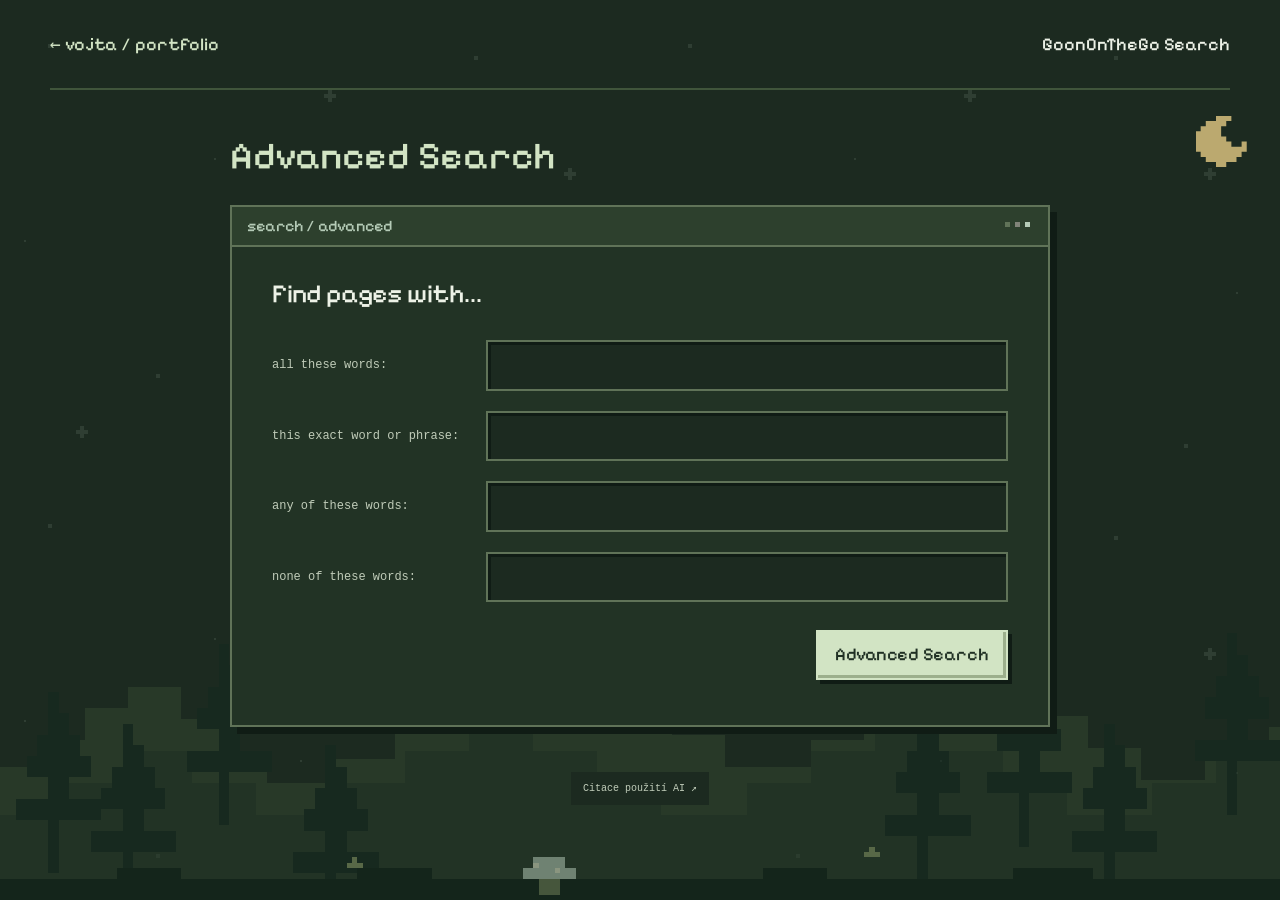
<file: projects/googlesearch/advanced.html>
<!DOCTYPE html>
<html lang="en">
<head>
    <meta charset="UTF-8">
    <meta name="viewport" content="width=device-width, initial-scale=1.0">
    <title>GoonOnTheGo Advanced Search</title>
    <meta name="theme-color" content="#1c2a20">
    <link rel="icon" type="image/svg+xml" href="../../assets/vojta-mark.svg">
    <link rel="stylesheet" href="../../assets/pixel-theme.css">
    <link rel="stylesheet" href="style.css">
</head>
<body>
    <div class="pixel-sky" aria-hidden="true">
        <span class="sky-moon"></span>
        <span class="shooting-star" style="--star-left:35%;--star-top:3%;--star-duration:9s;--star-delay:-.4s"></span>
        <span class="shooting-star" style="--star-left:72%;--star-top:10%;--star-duration:9s;--star-delay:-1.9s"></span>
        <span class="shooting-star" style="--star-left:98%;--star-top:28%;--star-duration:9s;--star-delay:-3.4s"></span>
        <span class="shooting-star" style="--star-left:46%;--star-top:35%;--star-duration:9s;--star-delay:-4.9s"></span>
        <span class="shooting-star" style="--star-left:83%;--star-top:2%;--star-duration:9s;--star-delay:-6.4s"></span>
        <span class="shooting-star" style="--star-left:26%;--star-top:46%;--star-duration:9s;--star-delay:-7.9s"></span>
    </div>
    <nav aria-label="Project navigation">
        <a class="portfolio-return" href="../../index.html#projekty">← vo<span class="dotted-j">j</span>ta / portfolio</a>
        <a href="index.html">GoonOnTheGo Search</a>
    </nav>

    <h2 class="advanced-title">Advanced Search</h2>
    <hr>

    <main class="advanced-page">
        <p>Find pages with...</p>

        <form action="https://www.google.com/search" method="GET">
            <div class="field">
                <label for="all">all these words:</label>
                <input id="all" type="text" name="as_q">
            </div>

            <div class="field">
                <label for="exact">this exact word or phrase:</label>
                <input id="exact" type="text" name="as_epq">
            </div>

            <div class="field">
                <label for="any">any of these words:</label>
                <input id="any" type="text" name="as_oq">
            </div>

            <div class="field">
                <label for="none">none of these words:</label>
                <input id="none" type="text" name="as_eq">
            </div>

            <div class="advanced-button">
                <button type="submit">Advanced Search</button>
            </div>
        </form>
    </main>
    <a class="ai-citation" href="../../citace.html">Citace použití AI ↗</a>
</body>
</html>
</file>
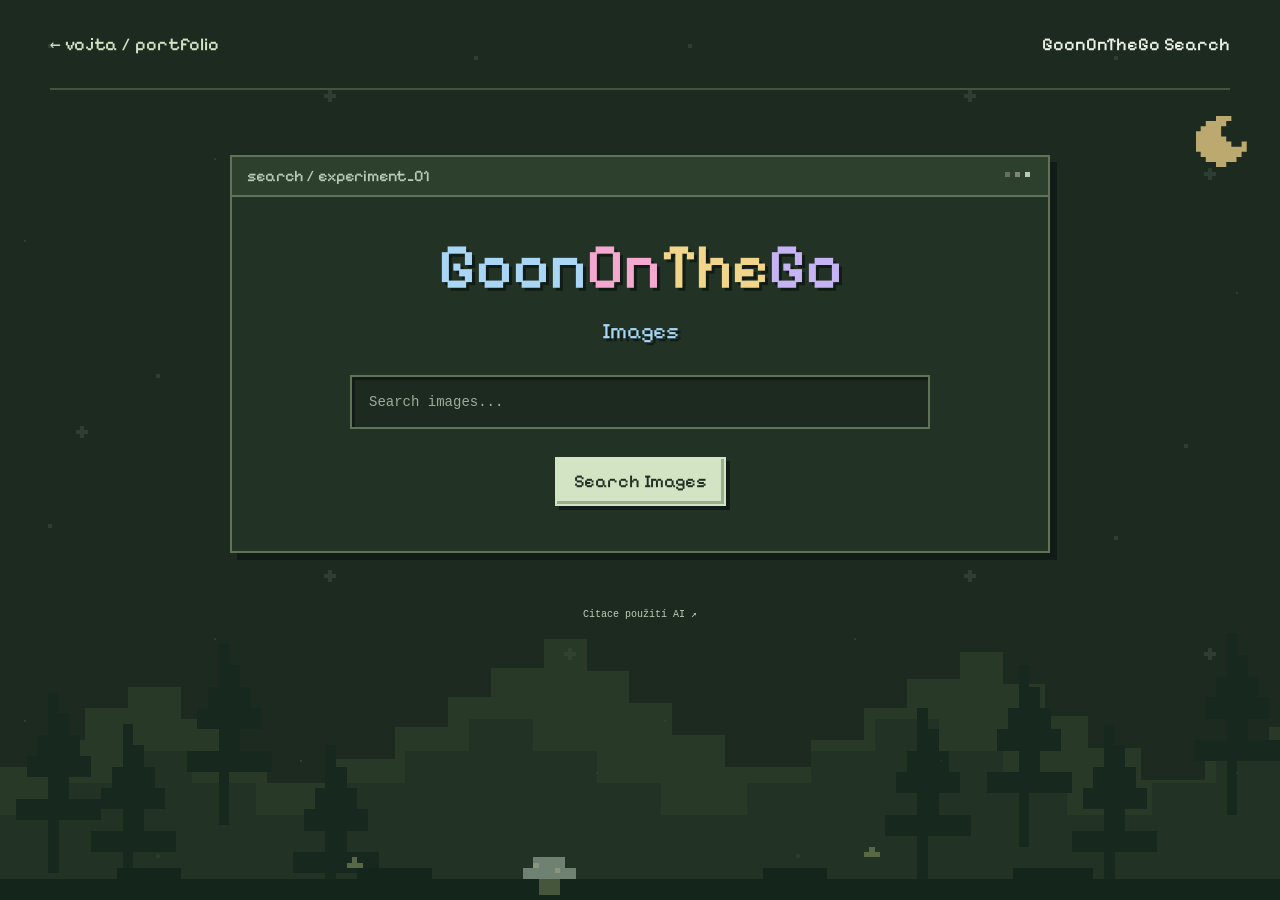
<file: projects/googlesearch/images.html>
<!DOCTYPE html>
<html lang="en">
<head>
    <meta charset="UTF-8">
    <meta name="viewport" content="width=device-width, initial-scale=1.0">
    <title>GoonOnTheGo Images</title>
    <meta name="theme-color" content="#1c2a20">
    <link rel="icon" type="image/svg+xml" href="../../assets/vojta-mark.svg">
    <link rel="stylesheet" href="../../assets/pixel-theme.css">
    <link rel="stylesheet" href="style.css">
</head>
<body>
    <div class="pixel-sky" aria-hidden="true">
        <span class="sky-moon"></span>
        <span class="shooting-star" style="--star-left:35%;--star-top:3%;--star-duration:9s;--star-delay:-.4s"></span>
        <span class="shooting-star" style="--star-left:72%;--star-top:10%;--star-duration:9s;--star-delay:-1.9s"></span>
        <span class="shooting-star" style="--star-left:98%;--star-top:28%;--star-duration:9s;--star-delay:-3.4s"></span>
        <span class="shooting-star" style="--star-left:46%;--star-top:35%;--star-duration:9s;--star-delay:-4.9s"></span>
        <span class="shooting-star" style="--star-left:83%;--star-top:2%;--star-duration:9s;--star-delay:-6.4s"></span>
        <span class="shooting-star" style="--star-left:26%;--star-top:46%;--star-duration:9s;--star-delay:-7.9s"></span>
    </div>
    <nav aria-label="Project navigation">
        <a class="portfolio-return" href="../../index.html#projekty">← vo<span class="dotted-j">j</span>ta / portfolio</a>
        <a href="index.html">GoonOnTheGo Search</a>
    </nav>

    <main class="search-page">
        <h1 class="logo" aria-label="GoonOnTheGo Images"><span class="blue">Goon</span><span class="red">On</span><span class="yellow">The</span><span class="green">Go</span><span class="images-label">Images</span></h1>

        <form action="https://www.google.com/search" method="GET">
            <input type="hidden" name="udm" value="2">

            <input class="search-box" type="text"
                   name="q" aria-label="Image search" placeholder="Search images..." required>

            <div class="buttons">
                <button type="submit">Search Images</button>
            </div>
        </form>
    </main>
    <a class="ai-citation" href="../../citace.html">Citace použití AI ↗</a>
</body>
</html>
</file>
<file: assets/pixel-theme.css>
@font-face {
    font-family: "Pixelify Sans";
    src: url("fonts/PixelifySans.ttf") format("truetype");
    font-style: normal;
    font-weight: 400 700;
    font-display: swap;
}

:root {
    color-scheme: dark;
    --olive: #818479;
    --ash: #b5cbb7;
    --tea: #d2e4c4;
    --background: #1c2a20;
    --surface: #2d402d;
    --section-background: #223325;
    --text: #edf2e7;
    --muted: #c0ccb9;
    --line: #607358;
    --shadow: #101c15;
    --ink: #203024;
    --panel-inset: #243728;
    --panel-art: #34482e;
    --border-soft: #40553b;
    --border-tag: #708466;
    --button-shade: #9caf8c;
    --landscape-image: url("pixel-landscape.svg");
    --syntax-pink: #f4a7cf;
    --syntax-blue: #a9d6f5;
    --syntax-yellow: #f1d58a;
    --syntax-purple: #c6b3f4;
    --syntax-mint: #a9dec0;
    --pixel: "Pixelify Sans", "Cascadia Code", Consolas, monospace;
    --mono: "Cascadia Code", Consolas, "Courier New", monospace;
}

* { box-sizing: border-box; }
html { scroll-padding-top: 28px; scroll-behavior: smooth; }
body {
    margin: 0;
    isolation: isolate;
    background: var(--background) url("pixel-stars.svg") repeat;
    color: var(--text);
    font-family: var(--mono);
    font-size: 14px;
    line-height: 1.75;
}
body::before {
    content: "";
    position: fixed;
    inset: auto 0 0;
    height: min(30vw, 360px);
    z-index: -1;
    background: var(--landscape-image) center bottom / max(100%, 1200px) auto no-repeat;
    opacity: .55;
    pointer-events: none;
    image-rendering: pixelated;
}
/* The top reading bar follows document scroll without JavaScript. */
@supports (animation-timeline: scroll(root block)) {
    body::after {
        content: "";
        position: fixed;
        inset: 0 0 auto;
        z-index: 100;
        height: 4px;
        background: var(--tea);
        transform: scaleX(0);
        transform-origin: left center;
        pointer-events: none;
        animation: reading-progress auto linear both !important;
        animation-timeline: scroll(root block) !important;
    }
}
@keyframes reading-progress {
    from { transform: scaleX(0); }
    to { transform: scaleX(1); }
}

a { color: inherit; text-decoration: none; }
/* A quiet pixel sky behind the content and the existing forest silhouette. */
.pixel-sky { position: fixed; inset: 0; z-index: -2; overflow: hidden; pointer-events: none; user-select: none; }
.sky-moon { position: absolute; top: 116px; right: clamp(20px, 2.6vw, 52px); width: clamp(38px, 4vw, 56px); aspect-ratio: 1; background: var(--syntax-yellow); opacity: .75; clip-path: polygon(40% 0, 70% 0, 70% 10%, 60% 10%, 60% 20%, 50% 20%, 50% 40%, 60% 40%, 60% 50%, 70% 50%, 70% 60%, 90% 60%, 90% 50%, 100% 50%, 100% 70%, 90% 70%, 90% 80%, 80% 80%, 80% 90%, 60% 90%, 60% 100%, 40% 100%, 40% 90%, 20% 90%, 20% 80%, 10% 80%, 10% 70%, 0 70%, 0 30%, 10% 30%, 10% 20%, 20% 20%, 20% 10%, 40% 10%); }
.shooting-star { position: absolute; top: var(--star-top); left: var(--star-left); width: 5px; height: 5px; background: var(--syntax-yellow); opacity: 0; box-shadow: 6px -6px 0 var(--ash), 12px -12px 0 color-mix(in srgb, var(--ash) 80%, transparent), 18px -18px 0 color-mix(in srgb, var(--ash) 65%, transparent), 24px -24px 0 color-mix(in srgb, var(--ash) 45%, transparent), 30px -30px 0 color-mix(in srgb, var(--ash) 30%, transparent), 36px -36px 0 color-mix(in srgb, var(--ash) 15%, transparent); }
/* Keep this requested background effect on independently of other motion settings. */
.pixel-sky .shooting-star { animation: sky-shoot var(--star-duration) var(--star-delay) linear infinite !important; }
@keyframes sky-shoot {
    0% { opacity: 0; transform: translate(0, 0); }
    2% { opacity: .95; }
    18% { opacity: 0; transform: translate(-320px, 320px); }
    100% { opacity: 0; transform: translate(-320px, 320px); }
}
button, input { font: inherit; }
svg, img { display: block; max-width: 100%; }
::selection { background: var(--tea); color: var(--ink); }
:focus-visible { outline: 3px solid var(--tea); outline-offset: 5px; }
.pixel-art { image-rendering: pixelated; }
/* Pixelify's j is dotless; add a square aligned with its right-hand stem. */
.dotted-j { position: relative; display: inline-block; line-height: 1; }
.dotted-j::before { content: ""; position: absolute; left: .334em; top: .2em; width: .1em; height: .1em; background: currentColor; pointer-events: none; }
.syntax-pink { color: var(--syntax-pink); }
.syntax-blue { color: var(--syntax-blue); }
.syntax-yellow { color: var(--syntax-yellow); }
.syntax-purple { color: var(--syntax-purple); }
.syntax-mint { color: var(--syntax-mint); }

@media (max-width: 600px) {
    body::before { height: 220px; opacity: .35; }
    .sky-moon { top: 166px; opacity: .6; }
}
@media (prefers-reduced-motion: reduce) {
    *, *::before, *::after { animation: none !important; transition: none !important; }
}
</file>
<file: style.css>
/* Portfolio layout. Shared palette, font and pixel scenery live in assets/pixel-theme.css. */
html {
    scroll-behavior: smooth;
}

.container {
    width: min(1180px, calc(100% - 80px));
    margin-inline: auto;
}

.skip-link {
    position: absolute;
    top: 14px;
    left: 14px;
    z-index: 110;
    padding: 12px 20px;
    background: var(--tea);
    color: var(--ink);
    transform: translateY(-160%);
}

.skip-link:focus {
    transform: translateY(0);
}

/* Pixel wordmark and navigation */
.site-header {
    border-bottom: 2px solid var(--border-soft);
    background: var(--background);
}

.nav {
    min-height: 94px;
    display: flex;
    align-items: center;
    justify-content: space-between;
    gap: 30px;
}

.logo {
    display: inline-flex;
    align-items: center;
    gap: 0;
    flex-shrink: 0;
    color: var(--text);
    font: 600 34px/1 var(--pixel);
    letter-spacing: 0;
}

.logo-mark {
    width: 36px;
    height: 36px;
    flex-shrink: 0;
    image-rendering: pixelated;
    transition: transform .15s steps(2, end);
}

.logo-dot {
    color: var(--syntax-pink);
}

.logo:hover .logo-mark {
    transform: translateY(-4px);
}

a.logo:hover {
    text-decoration: none;
}

.nav-links {
    display: flex;
    flex-wrap: wrap;
    align-items: center;
    gap: 36px;
}

.nav-links a {
    position: relative;
    padding-block: 10px;
    font: 500 18px/1.5 var(--pixel);
}

.nav-links a:nth-child(1) {
    --nav-accent: var(--syntax-pink);
}

.nav-links a:nth-child(2) {
    --nav-accent: var(--syntax-purple);
}

.nav-links a:nth-child(3) {
    --nav-accent: var(--syntax-blue);
}

.nav-links a::before {
    content: ">";
    position: absolute;
    left: -16px;
    color: var(--nav-accent);
    opacity: 0;
}

.nav-links a:hover::before,
.nav-links a:focus-visible::before {
    opacity: 1;
}

.nav-links a:hover,
.nav-links a:focus-visible {
    color: var(--nav-accent);
}

.nav-count {
    display: inline-block;
    margin-left: 3px;
    vertical-align: top;
    font: 9px/1.5 var(--mono);
    color: var(--muted);
}

.nav-contact {
    display: inline-flex;
    align-items: center;
    justify-content: space-between;
    gap: 28px;
    border: 2px solid var(--line);
    background: var(--surface);
    padding: 8px 15px;
    font: 500 17px/1.5 var(--pixel);
    box-shadow: 3px 3px 0 var(--shadow);
    transition: background .15s, transform .15s;
}

.nav-contact:hover {
    background: var(--tea);
    color: var(--ink);
    transform: translate(-1px, -1px);
}

.nav-contact span {
    font-family: var(--mono);
    font-size: 19px;
}

/* A coding room, drawn one little square at a time. */
.hero {
    display: grid;
    grid-template-columns: 1.08fr 1fr;
    align-items: center;
    gap: 58px;
    padding-block: 72px 78px;
}

.hero-copy {
    min-width: 0;
}

.eyebrow {
    margin: 0 0 20px;
    color: var(--ash);
    font: 500 10px/1.7 var(--mono);
    letter-spacing: 1.5px;
}

.status-dot {
    display: inline-block;
    width: 8px;
    height: 8px;
    margin-right: 8px;
    background: var(--tea);
    box-shadow: 0 0 0 3px #d2e4c41a;
}

h1 {
    margin: 25px 0;
    font: 600 clamp(72px, 7.2vw, 100px)/1.04 var(--pixel);
    letter-spacing: -1px;
    text-shadow: 4px 4px 0 var(--shadow);
}

.name-mark {
    position: relative;
    color: var(--syntax-blue);
    white-space: nowrap;
}

.name-mark::after {
    content: "";
    position: absolute;
    left: 0;
    right: 0;
    bottom: -5px;
    height: 4px;
    background: repeating-linear-gradient(90deg, var(--syntax-purple) 0 8px, transparent 8px 12px);
}

.hero-period {
    color: var(--syntax-pink);
}

.hero-text {
    max-width: 430px;
    margin: 30px 0 27px;
    color: var(--muted);
    font-size: 14px;
    line-height: 1.95;
}

.hero-actions {
    display: flex;
    align-items: center;
    gap: 25px;
    flex-wrap: wrap;
}

.button {
    display: inline-flex;
    align-items: center;
    justify-content: space-between;
    gap: 25px;
    padding: 13px 17px;
    border: 2px solid var(--tea);
    background: var(--tea);
    color: var(--ink);
    font: 600 12px/1.5 var(--mono);
    box-shadow: 4px 4px 0 var(--shadow), inset -3px -3px 0 var(--button-shade);
    transition: transform .15s, box-shadow .15s;
}

.button:hover {
    transform: translate(-2px, -2px);
    box-shadow: 6px 6px 0 var(--shadow), inset -3px -3px 0 var(--button-shade);
}

.button:active {
    transform: translate(2px, 2px);
    box-shadow: 2px 2px 0 var(--shadow);
}

.button span {
    font-size: 21px;
}

.text-link {
    font-size: 11px;
    font-weight: 600;
}

.text-link:hover,
.back-top:hover {
    color: var(--tea);
    text-decoration: underline;
    text-underline-offset: 5px;
}

.text-link span {
    margin-left: 7px;
}

.hero-footnote {
    max-width: 410px;
    margin: 30px 0 0;
    color: var(--muted);
    font: 10px/1.8 var(--mono);
}

.hero-footnote>span {
    color: var(--tea);
    margin-right: 4px;
}

.hero-art {
    position: relative;
    min-width: 0;
    display: flex;
    flex-direction: column;
    border: 2px solid var(--line);
    background: var(--panel-inset);
    box-shadow: 7px 7px 0 var(--shadow);
}

.hero-art::before {
    content: "";
    position: absolute;
    top: -2px;
    left: 16px;
    width: 65px;
    height: 2px;
    background: var(--tea);
}

.art-topline,
.art-bottomline {
    display: flex;
    justify-content: space-between;
    align-items: center;
    gap: 12px;
    padding-inline: 14px;
    color: var(--ash);
}

.art-topline {
    min-height: 43px;
    border-bottom: 2px solid var(--line);
    font: 500 17px/1.5 var(--pixel);
}

.window-controls {
    font: 13px var(--mono);
    letter-spacing: 4px;
}

.art-bottomline {
    min-height: 35px;
    border-top: 2px solid var(--line);
    font: 8px/1.5 var(--mono);
}

.computer {
    width: 100%;
    height: auto;
}

.terminal-cursor {
    animation: blink 1.3s step-end infinite;
}

@keyframes blink {
    50% {
        opacity: 0;
    }
}

/* Projects as little desktop windows. */
.section {
    padding-block: 72px;
}

.projects-section {
    border-top: 2px dashed var(--border-soft);
}

.section-heading {
    margin-bottom: 34px;
}

.section-heading .eyebrow {
    margin-bottom: 13px;
}

h2 {
    margin: 0;
    font: 500 clamp(36px, 3.6vw, 48px)/1.14 var(--pixel);
    letter-spacing: -.5px;
}

.accent-word {
    color: var(--syntax-purple);
    font-style: normal;
}

.about-copy .accent-word {
    color: var(--syntax-blue);
}

.contact-copy .accent-word {
    color: var(--syntax-pink);
}

.project-heading {
    display: flex;
    align-items: flex-end;
    justify-content: space-between;
    gap: 30px;
}

.heading-note {
    margin: 0 0 2px;
    color: var(--muted);
    font-size: 11px;
    line-height: 1.85;
}

.projects-grid {
    display: grid;
    grid-template-columns: 1.12fr 1fr;
    gap: 24px;
}

.project-card {
    min-width: 0;
    overflow: hidden;
    border: 2px solid var(--line);
    background: var(--surface);
    box-shadow: 5px 5px 0 var(--shadow);
    transition: transform .15s, border-color .15s, box-shadow .15s;
}

.project-card:hover {
    transform: translate(-2px, -3px);
    border-color: var(--tea);
    box-shadow: 7px 8px 0 var(--shadow);
}

.project-featured {
    display: flex;
    flex-direction: column;
}

.project-image {
    position: relative;
    flex: 1;
    display: flex;
    flex-direction: column;
    justify-content: center;
    padding: 28px 25px 34px;
    background: var(--panel-inset) url("assets/pixel-stars.svg") repeat;
    border-bottom: 2px solid var(--line);
}

.mini-browser-bar {
    display: flex;
    align-items: center;
    justify-content: space-between;
    gap: 10px;
    padding: 9px 11px;
    border: 2px solid var(--line);
    background: var(--surface);
    color: var(--muted);
    font: 8px/1.5 var(--mono);
}

.mini-browser-bar>span:first-child {
    font-size: 6px;
    letter-spacing: 2px;
}

.project-image img {
    width: 100%;
    height: auto;
    aspect-ratio: 20 / 9;
    object-fit: contain;
    border: 2px solid var(--line);
    border-top: 0;
    background: var(--background);
}

.preview-label {
    position: absolute;
    right: 17px;
    bottom: 20px;
    padding: 6px 9px;
    border: 2px solid var(--ink);
    background: var(--tea);
    color: var(--ink);
    box-shadow: 3px 3px 0 var(--shadow);
    font: 8px/1.5 var(--mono);
}

.project-info {
    display: flex;
    align-items: flex-start;
    justify-content: space-between;
    gap: 14px;
    padding: 23px;
}

.project-info>div {
    min-width: 0;
}

.project-type {
    margin: 0 0 7px;
    color: var(--muted);
    font: 9px/1.6 var(--mono);
    letter-spacing: .7px;
}

.project-info h3 {
    margin: 0;
    font: 500 28px/1.15 var(--pixel);
}

.project-info p:not(.project-type) {
    max-width: 370px;
    margin: 10px 0 16px;
    color: var(--muted);
    font-size: 11px;
    line-height: 1.8;
}

.project-arrow {
    display: grid;
    place-items: center;
    width: 30px;
    height: 30px;
    flex-shrink: 0;
    border: 1px solid var(--line);
    font-size: 20px;
    transition: background .15s;
}

.project-card:hover .project-arrow {
    background: var(--tea);
    color: var(--ink);
}

.tags {
    display: flex;
    flex-wrap: wrap;
    gap: 6px;
}

.tags span {
    padding: 3px 6px;
    border: 1px solid var(--border-tag);
    font: 8px/1.5 var(--mono);
}

.tags span[class^="syntax-"] {
    border-color: currentColor;
}

.project-wide {
    grid-column: 1 / -1;
}

.project-stack {
    display: grid;
    gap: 24px;
}

.project-small {
    display: grid;
    grid-template-columns: 29% 1fr;
}

.project-small .project-info {
    padding: 22px 18px;
}

.project-small h3 {
    font-size: 24px;
}

.project-small .project-arrow {
    width: 25px;
    height: 25px;
    font-size: 17px;
}

.small-project-art {
    min-height: 216px;
    display: flex;
    flex-direction: column;
    align-items: center;
    justify-content: center;
    gap: 21px;
    border-right: 2px solid var(--line);
    background: var(--panel-inset) url("assets/pixel-stars.svg") center;
}

.small-project-art img {
    width: 68px;
    height: 60px;
    object-fit: contain;
}

.about-art {
    background-color: var(--panel-art);
}

.small-project-art .art-label {
    color: var(--muted);
    font: 7px/1.5 var(--mono);
}

/* About and the learning window. */
.about-section {
    padding-block: 72px;
    border-block: 2px solid var(--border-soft);
    background: transparent;
}

.about-layout {
    display: grid;
    grid-template-columns: 1fr 1fr;
    align-items: center;
    gap: 80px;
}

.about-copy h2 {
    margin-bottom: 26px;
}

.about-copy>p:not(.eyebrow) {
    max-width: 440px;
    margin: 0 0 16px;
    color: var(--muted);
    font-size: 12px;
    line-height: 1.95;
}

.about-signature {
    display: inline-flex;
    gap: 11px;
    align-items: center;
    margin-top: 12px;
    font: 500 30px/1.5 var(--pixel);
}

.about-signature>span[aria-hidden] {
    color: var(--tea);
    font: 18px var(--mono);
}

.learning-panel {
    padding: 26px;
    border: 2px solid var(--line);
    background: var(--surface);
    box-shadow: 6px 6px 0 var(--shadow);
    scroll-margin-top: 30px;
}

.learning-header {
    display: flex;
    align-items: center;
    justify-content: space-between;
    gap: 12px;
}

.learning-header .eyebrow {
    margin: 0;
    font-size: 8px;
    letter-spacing: 1px;
}

.learning-header>span {
    font-size: 23px;
    color: var(--tea);
}

.learning-panel>h3 {
    margin: 10px 0 23px;
    font: 500 29px/1.2 var(--pixel);
}

.skills-list {
    list-style: none;
    margin: 0;
    padding: 0;
}

.skills-list li {
    display: flex;
    align-items: center;
    gap: 12px;
    padding-block: 16px;
    border-top: 1px solid var(--line);
}

.skills-list li>div {
    flex: 1;
    min-width: 0;
}

.skill-symbol {
    display: grid;
    place-items: center;
    width: 35px;
    height: 35px;
    flex-shrink: 0;
    border: 1px solid var(--border-tag);
    background: var(--panel-inset);
    color: var(--tea);
    font: 12px var(--mono);
}

.skills-list li:nth-child(1) .skill-symbol {
    color: var(--syntax-pink);
}

.skills-list li:nth-child(2) .skill-symbol {
    color: var(--syntax-yellow);
}

.skills-list li:nth-child(3) .skill-symbol {
    color: var(--syntax-blue);
}

.skills-list li:nth-child(4) .skill-symbol {
    color: var(--syntax-purple);
}

.skills-list h4 {
    margin: 0 0 4px;
    font-size: 11px;
    font-weight: 600;
    line-height: 1.5;
}

.skills-list p {
    margin: 0;
    color: var(--muted);
    font-size: 9px;
    line-height: 1.75;
}

.skill-state {
    flex-shrink: 0;
    margin-left: auto;
    padding: 3px 5px;
    background: var(--tea);
    color: var(--ink);
    font: 8px/1.5 var(--mono);
}

.skills-list li:nth-child(2) .skill-state {
    border: 1px solid var(--line);
    background: var(--panel-inset);
    color: var(--text);
}

.skills-list li:nth-child(3) .skill-state {
    background: var(--ash);
}

.learning-note {
    margin: 0;
    padding-top: 17px;
    border-top: 2px dotted var(--line);
    color: var(--muted);
    font: 8px/1.85 var(--mono);
}

.learning-note span {
    margin-right: 6px;
    color: var(--tea);
}

/* Native email links and selectable contact text. */
.contact-section {
    padding-block: 72px;
}

.contact-card {
    position: relative;
    display: grid;
    grid-template-columns: 1fr .9fr;
    align-items: center;
    gap: 65px;
    padding: 45px;
    border: 2px solid var(--line);
    background: var(--surface);
    box-shadow: 7px 7px 0 var(--shadow);
}

.contact-card::before {
    content: "";
    position: absolute;
    top: -2px;
    left: 24px;
    width: 72px;
    height: 2px;
    background: var(--tea);
}

.contact-copy .eyebrow {
    margin-bottom: 16px;
}

.contact-copy h2 {
    font-size: clamp(44px, 4.5vw, 62px);
}

.contact-copy h2>span:last-child {
    display: inline-block;
    margin-left: 13px;
    font-family: var(--mono);
    font-weight: 400;
}

.contact-copy>p:last-child {
    max-width: 340px;
    margin: 18px 0 0;
    color: var(--muted);
    font-size: 11px;
    line-height: 1.9;
}

.contact-row {
    display: flex;
    flex-wrap: wrap;
    justify-content: space-between;
    align-items: center;
    gap: 6px 15px;
    padding-block: 14px;
    border-bottom: 1px solid var(--line);
    font-size: 11px;
    font-weight: 600;
}

.contact-value {
    display: inline-block;
    max-width: 100%;
    min-width: 0;
    padding: 5px 0;
    overflow-wrap: anywhere;
    font: 11px/1.6 var(--mono);
    color: var(--tea);
    -webkit-user-select: all;
    user-select: all;
    cursor: text;
}

.contact-row:nth-child(1) .contact-value {
    color: var(--syntax-blue);
}

.contact-row:nth-child(2) .contact-value {
    color: var(--syntax-pink);
}

.contact-row:nth-child(3) .contact-value {
    color: var(--syntax-purple);
}

.contact-actions {
    display: inline-flex;
    align-items: center;
    gap: 10px;
    max-width: 100%;
    min-width: 0;
}

.contact-mail {
    display: inline-flex;
    flex-shrink: 0;
    align-items: center;
    justify-content: center;
    width: 44px;
    min-height: 44px;
    border: 1px solid var(--line);
    color: var(--tea);
    font-size: 18px;
}

.contact-mail:hover {
    background: var(--panel-inset);
    border-color: var(--tea);
}

.contact-copy-note {
    margin: 14px 0 0;
    color: var(--muted);
    font: 9px/1.9 var(--mono);
}

.contact-copy-note kbd {
    padding: 1px 3px;
    border: 1px solid var(--line);
    background: var(--panel-inset);
    font: inherit;
    white-space: nowrap;
}

/* A quiet ending over the forest backdrop. */
.footer-main,
.footer-bottom {
    display: flex;
    align-items: center;
    justify-content: space-between;
    gap: 20px;
}

.footer-main {
    padding-block: 0 26px;
    border-bottom: 2px dashed var(--border-soft);
}

.footer-main .logo {
    font-size: 30px;
}

.footer-main .logo-mark {
    width: 32px;
    height: 32px;
}

.footer-main>p {
    color: var(--muted);
    font: 10px/1.8 var(--mono);
}

.back-top {
    font: 500 17px/1.5 var(--pixel);
}

.footer-bottom {
    padding-block: 22px 28px;
}

.footer-bottom>p,
.footer-meta a {
    color: var(--muted);
    font: 9px/1.8 var(--mono);
}

.footer-bottom>p {
    margin: 0;
}

.footer-meta {
    display: flex;
    flex-wrap: wrap;
    gap: 22px;
}

.footer-meta a:hover {
    color: var(--tea);
    text-decoration: underline;
    text-underline-offset: 4px;
}

.palette {
    display: flex;
    gap: 5px;
}

.palette span {
    width: 12px;
    height: 12px;
    border: 1px solid var(--line);
    background: var(--olive);
}

.palette span:nth-child(2) {
    background: var(--ash);
}

.palette span:nth-child(3) {
    background: var(--tea);
}

@media (min-width: 1500px) {
    .hero {
        padding-block: 85px;
    }
}

@media (max-width: 1050px) {
    .container {
        width: calc(100% - 56px);
    }

    .hero {
        gap: 36px;
        padding-block: 55px 65px;
    }

    h1 {
        font-size: 80px;
    }

    .hero-actions {
        gap: 20px;
    }

    .project-small {
        grid-template-columns: 25% 1fr;
    }

    .project-small .project-info {
        padding: 20px 15px;
    }

    .project-small h3 {
        font-size: 22px;
    }

    .small-project-art .art-label {
        display: none;
    }

    .small-project-art img {
        width: 54px;
        height: 48px;
    }

    .about-layout {
        gap: 42px;
    }

    .learning-panel {
        padding: 22px;
    }

    .contact-card {
        padding: 34px;
        gap: 35px;
    }
}

@media (max-width: 760px) {
    .nav {
        min-height: 85px;
        flex-wrap: wrap;
        gap: 20px;
        padding-block: 19px 12px;
    }

    .nav-links {
        order: 3;
        width: 100%;
        justify-content: center;
        gap: 30px;
        padding-top: 8px;
        border-top: 1px solid var(--border-soft);
    }

    .nav-contact {
        padding: 6px 13px;
    }

    .hero {
        grid-template-columns: 1fr;
        gap: 38px;
    }

    .hero-copy {
        max-width: 540px;
    }

    h1 {
        font-size: clamp(68px, 13vw, 96px);
    }

    .hero-text {
        max-width: 480px;
    }

    .hero-art {
        width: 100%;
        max-width: 510px;
        justify-self: center;
    }

    .section {
        padding-block: 55px;
    }

    .project-heading {
        flex-direction: column;
        align-items: flex-start;
        gap: 14px;
    }

    .heading-note br {
        display: none;
    }

    .projects-grid {
        grid-template-columns: 1fr;
    }

    .project-small {
        grid-template-columns: 29% 1fr;
    }

    .project-small .project-info {
        padding: 23px;
    }

    .project-small h3 {
        font-size: 26px;
    }

    .small-project-art {
        min-height: 195px;
    }

    .small-project-art .art-label {
        display: block;
    }

    .small-project-art img {
        width: 68px;
        height: 60px;
    }

    .about-section {
        padding-block: 55px;
    }

    .about-layout {
        grid-template-columns: 1fr;
        gap: 35px;
    }

    .about-copy>p:not(.eyebrow) {
        max-width: none;
    }

    .contact-section {
        padding-block: 55px;
    }

    .contact-card {
        grid-template-columns: 1fr;
        gap: 25px;
        padding: 32px;
    }

    .footer-main {
        flex-wrap: wrap;
    }

    .footer-main>p {
        order: 3;
        width: 100%;
        margin: 0;
    }

    .footer-bottom {
        flex-wrap: wrap;
        gap: 18px;
    }

    .footer-meta {
        order: 3;
        width: 100%;
        gap: 20px;
    }
}

@media (max-width: 420px) {
    .container {
        width: calc(100% - 36px);
    }

    .logo {
        font-size: 31px;
    }

    .logo-mark {
        width: 32px;
        height: 32px;
    }

    .nav-contact {
        font-size: 16px;
        gap: 17px;
    }

    .nav-links {
        gap: 6px 22px;
    }

    .nav-links a {
        font-size: 16px;
    }

    .hero {
        padding-block: 40px 50px;
    }

    h1 {
        font-size: 64px;
        letter-spacing: -1px;
    }

    .eyebrow {
        font-size: 9px;
        letter-spacing: 1px;
    }

    .hero-text {
        font-size: 13px;
    }

    .hero-footnote {
        font-size: 9px;
    }

    .button {
        gap: 15px;
        padding-inline: 13px;
        font-size: 11px;
    }

    .art-topline,
    .art-bottomline {
        padding-inline: 10px;
    }

    .art-topline {
        font-size: 15px;
    }

    .art-bottomline {
        font-size: 7px;
        gap: 8px;
    }

    .window-controls {
        font-size: 11px;
    }

    h2 {
        font-size: 36px;
    }

    .project-image {
        padding: 21px 17px 31px;
    }

    .mini-browser-bar {
        padding-inline: 7px;
        font-size: 6px;
    }

    .project-info {
        padding: 22px;
    }

    .project-small .project-info {
        padding: 19px 12px;
        gap: 8px;
    }

    .project-small h3 {
        font-size: 22px;
    }

    .project-small .project-arrow {
        width: 22px;
        height: 22px;
        font-size: 16px;
    }

    .project-type {
        font-size: 8px;
    }

    .project-info p:not(.project-type) {
        font-size: 10px;
    }

    .small-project-art img {
        width: 54px;
        height: 48px;
    }

    .small-project-art .art-label {
        font-size: 6px;
    }

    .learning-panel {
        padding: 20px 16px;
    }

    .skills-list li {
        gap: 9px;
    }

    .skill-state {
        font-size: 7px;
        padding: 3px 4px;
    }

    .skill-symbol {
        width: 30px;
        height: 32px;
        font-size: 11px;
    }

    .learning-note {
        font-size: 7px;
    }

    .contact-card {
        padding: 26px 22px;
    }

    .contact-copy h2 {
        font-size: 44px;
    }

    .contact-row {
        flex-direction: column;
        align-items: stretch;
        gap: 4px;
    }

    .contact-actions {
        justify-content: space-between;
    }

    .contact-row > .contact-value {
        align-self: flex-start;
    }
}
</file>
<file: projects/googlesearch/style.css>
/* Search experiment, in the same pixel world as the portfolio. */
nav { width: min(1180px, calc(100% - 64px)); min-height: 90px; margin-inline: auto; display: flex; flex-wrap: wrap; justify-content: flex-end; align-items: center; gap: 12px 28px; padding-block: 20px; border-bottom: 2px solid var(--border-soft); }
nav a { font: 500 18px/1.5 var(--pixel); }
nav a:hover { color: var(--tea); text-decoration: underline; text-underline-offset: 5px; }
.portfolio-return { margin-right: auto; color: var(--tea); }
.search-page, .advanced-page { position: relative; width: min(820px, calc(100% - 64px)); margin: 65px auto 45px; padding: 70px 40px 45px; border: 2px solid var(--line); background: var(--section-background); box-shadow: 7px 7px 0 var(--shadow); }
.search-page::before, .advanced-page::before { content: "search / experiment_01"; position: absolute; inset: 0 0 auto; padding: 7px 15px; border-bottom: 2px solid var(--line); background: var(--surface); color: var(--ash); text-align: left; font: 500 16px/1.5 var(--pixel); }
.search-page::after, .advanced-page::after { content: ""; position: absolute; top: 15px; right: 18px; width: 5px; height: 5px; background: var(--ash); box-shadow: -10px 0 var(--olive), -20px 0 var(--line); }
.search-page { text-align: center; }
.logo { margin: 0 0 27px; color: var(--tea); font: 500 clamp(30px, 5.5vw, 64px)/1.25 var(--pixel); letter-spacing: -1px; white-space: nowrap; text-shadow: 3px 3px 0 var(--shadow); }
.logo span { display: inline-block; }
.logo .blue { color: var(--syntax-blue); }
.logo .red { color: var(--syntax-pink); }
.logo .yellow { color: var(--syntax-yellow); }
.logo .green { color: var(--syntax-purple); }
.logo .images-label { display: block; margin-top: 8px; font: 400 22px/1.5 var(--pixel); color: var(--syntax-blue); letter-spacing: 0; }
.search-box { display: block; width: 100%; max-width: 580px; height: 54px; margin-inline: auto; padding: 0 17px; border: 2px solid var(--line); border-radius: 0; outline: none; background: var(--background); color: var(--text); caret-color: var(--tea); font: 14px var(--mono); box-shadow: inset 3px 3px 0 var(--shadow); }
.search-box::placeholder { color: var(--muted); opacity: .8; }
.search-box:hover { border-color: var(--ash); }
.search-box:focus-visible { border-color: var(--tea); outline: 2px solid var(--tea); outline-offset: 3px; }
.buttons { display: flex; justify-content: center; flex-wrap: wrap; gap: 15px; margin-top: 28px; }
.buttons button, .advanced-button button { padding: 10px 17px; border: 2px solid var(--tea); border-radius: 0; background: var(--tea); color: var(--ink); cursor: pointer; font: 500 18px/1.4 var(--pixel); box-shadow: 4px 4px 0 var(--shadow), inset -3px -3px 0 var(--button-shade); transition: transform .15s, box-shadow .15s; }
.buttons button:hover, .advanced-button button:hover { transform: translate(-1px, -2px); box-shadow: 5px 6px 0 var(--shadow), inset -3px -3px 0 var(--button-shade); }
.buttons button:active, .advanced-button button:active { transform: translate(2px, 2px); box-shadow: 2px 2px 0 var(--shadow); }
.buttons button:last-child:not(:first-child) { border-color: var(--line); background: var(--surface); color: var(--text); box-shadow: 4px 4px 0 var(--shadow); }
.advanced-title { width: min(820px, calc(100% - 64px)); margin: 44px auto 0; color: var(--tea); font: 500 38px/1.2 var(--pixel); }
hr { display: none; }
.advanced-page { margin-top: 25px; }
.advanced-page::before { content: "search / advanced"; }
.advanced-page > p { margin: 0 0 30px; font: 500 26px/1.3 var(--pixel); }
.field { display: flex; align-items: center; gap: 24px; margin-bottom: 20px; }
.field label { width: 190px; flex-shrink: 0; color: var(--muted); font: 12px/1.7 var(--mono); }
.field input { flex: 1; min-width: 0; padding: 11px 12px; border: 2px solid var(--line); border-radius: 0; background: var(--background); color: var(--text); font-size: 14px; box-shadow: inset 3px 3px 0 var(--shadow); }
.field input:focus-visible { outline: 2px solid var(--tea); outline-offset: 3px; }
.advanced-button { margin-top: 28px; text-align: right; }
.ai-citation { display: block; width: fit-content; max-width: calc(100% - 36px); margin: 0 auto 40px; padding: 8px 12px; color: var(--muted); background: var(--background); font: 10px/1.7 var(--mono); }
.ai-citation:hover { color: var(--tea); text-decoration: underline; text-underline-offset: 4px; }
@media (max-width: 600px) {
    nav { width: calc(100% - 36px); min-height: 80px; gap: 10px 20px; }
    nav a { font-size: 16px; }
    .portfolio-return { flex-basis: 100%; }
    .search-page, .advanced-page { width: calc(100% - 36px); margin-top: 35px; padding: 64px 20px 30px; }
    .search-page::before, .advanced-page::before { font-size: 14px; padding-left: 12px; }
    .search-page::after, .advanced-page::after { right: 12px; top: 14px; }
    .search-box { font-size: 12px; }
    .buttons { gap: 13px; }
    .buttons button, .advanced-button button { font-size: 16px; padding: 9px 13px; }
    .advanced-title { width: calc(100% - 36px); font-size: 32px; margin-top: 32px; }
    .advanced-page { margin-top: 22px; }
    .field { flex-direction: column; align-items: stretch; gap: 7px; }
    .field label { width: auto; }
    .field input { width: 100%; }
}
</file>
<file: assets/document.css>
/* GitHub-style reading surface in the portfolio's own palette. */
.docs-width { width: min(1120px, calc(100% - 64px)); margin-inline: auto; }
.doc-skip { position: absolute; z-index: 100; top: 12px; left: 12px; padding: 10px 16px; transform: translateY(-160%); background: var(--tea); color: var(--ink); }
.doc-skip:focus { transform: none; }
.document-nav { display: flex; align-items: center; gap: 24px; min-height: 90px; padding-block: 14px; border-bottom: 2px solid var(--border-soft); }
.doc-logo { display: inline-flex; align-items: center; font: 600 32px/1 var(--pixel); }
.doc-logo img { image-rendering: pixelated; }
.doc-back { margin-left: auto; color: var(--ash); font: 500 19px/1.5 var(--pixel); }
.doc-back:hover { color: var(--tea); text-decoration: underline; text-underline-offset: 4px; }
.doc-breadcrumb { display: flex; flex-wrap: wrap; gap: 12px; margin: 36px 0 25px; color: var(--muted); font: 11px/1.7 var(--mono); }
.doc-breadcrumb a { color: var(--syntax-blue); }
.doc-breadcrumb a:hover { text-decoration: underline; }
.document-layout { display: grid; grid-template-columns: 190px minmax(0, 1fr); gap: 30px; align-items: start; }
.doc-toc { position: sticky; top: 28px; padding-top: 5px; }
.doc-toc p { margin: 0 0 18px; color: var(--tea); font: 500 20px/1.4 var(--pixel); }
.doc-toc a { display: block; padding: 9px 12px; border-left: 2px solid var(--border-soft); color: var(--muted); font: 12px/1.5 var(--mono); }
.doc-toc a:hover, .doc-toc a:focus-visible { border-color: var(--syntax-purple); color: var(--text); background: var(--section-background); }
.document-window { min-width: 0; border: 2px solid var(--line); background: var(--background); box-shadow: 6px 6px 0 var(--shadow); }
.document-filebar { display: flex; flex-wrap: wrap; justify-content: space-between; align-items: center; gap: 10px 20px; padding: 13px 24px; border-bottom: 1px solid var(--line); background: var(--section-background); color: var(--text); font: 12px/1.6 var(--mono); }
.doc-file-icon { margin-right: 8px; color: var(--syntax-purple); }
.document-filebar a { color: var(--syntax-blue); font-size: 11px; }
.document-filebar a:hover { text-decoration: underline; }
.markdown-document { padding: 34px 40px 40px; color: var(--text); overflow-wrap: anywhere; font: 15px/1.85 -apple-system, BlinkMacSystemFont, "Segoe UI", sans-serif; }
.markdown-document .doc-label { margin: 0 0 14px; color: var(--syntax-mint); font: 9px/1.7 var(--mono); letter-spacing: 1.5px; }
.markdown-document h1 { margin: 0 0 17px; padding-bottom: 18px; border-bottom: 1px solid var(--border-soft); color: var(--text); font: 650 clamp(27px, 3vw, 34px)/1.3 -apple-system, BlinkMacSystemFont, "Segoe UI", sans-serif; letter-spacing: -.7px; }
.markdown-document .doc-lead { margin: 0 0 30px; color: var(--muted); font-size: 16px; }
.markdown-document h2 { margin: 34px 0 16px; padding-bottom: 9px; border-bottom: 1px solid var(--border-soft); color: var(--text); font-size: 23px; line-height: 1.4; scroll-margin-top: 26px; }
.markdown-document p { margin: 0 0 16px; }
.markdown-document ul { margin: 0; padding-left: 24px; }
.markdown-document li { padding-left: 3px; margin-bottom: 14px; }
.markdown-document li::marker { color: var(--ash); }
.markdown-document strong { font-weight: 650; }
.markdown-document a { color: var(--syntax-blue); text-decoration: underline; text-underline-offset: 3px; }
.markdown-document a:hover { color: var(--tea); }
.markdown-document > :last-child { margin-bottom: 0; }
.doc-illustration { margin: 24px 0; }
.doc-illustration img { width: 100%; max-width: 600px; height: auto; margin-inline: auto; border: 1px solid var(--line); image-rendering: pixelated; }
.doc-illustration figcaption { margin-top: 10px; color: var(--muted); text-align: center; font: 10px/1.7 var(--mono); }
.markdown-document code { padding: 2px 5px; background: var(--panel-inset); font: .85em var(--mono); }
.doc-details { margin-block: 22px; padding: 14px 16px; border: 1px solid var(--line); background: var(--section-background); }
.doc-details summary { color: var(--syntax-blue); cursor: pointer; }
.doc-details > p { margin: 16px 0 0; color: var(--muted); font-size: 13px; }
.license-text { margin: 0; padding: 20px; border: 1px solid var(--line); background: var(--panel-inset); color: var(--text); white-space: pre-wrap; overflow-wrap: anywhere; font: 12px/1.9 var(--mono); }
.document-bottom { display: flex; justify-content: space-between; flex-wrap: wrap; gap: 12px; padding: 14px 24px; border-top: 1px solid var(--border-soft); background: var(--section-background); color: var(--muted); font: 10px/1.7 var(--mono); }
.document-bottom a:hover { color: var(--tea); text-decoration: underline; }
.document-footer { display: flex; justify-content: space-between; gap: 18px; margin-block: 38px 24px; color: var(--muted); font: 10px/1.7 var(--mono); }
.document-footer a:hover { color: var(--tea); text-decoration: underline; }
@media (max-width: 850px) {
    .document-layout { grid-template-columns: minmax(0, 1fr); gap: 22px; }
    .doc-toc { position: static; display: flex; flex-wrap: wrap; gap: 6px 12px; }
    .doc-toc p { width: 100%; margin-bottom: 4px; }
    .doc-toc a { padding: 4px 8px; font-size: 11px; }
}
@media (max-width: 480px) {
    .docs-width { width: calc(100% - 36px); }
    .document-nav { min-height: 82px; gap: 12px; }
    .doc-back { font-size: 17px; }
    .doc-logo { font-size: 29px; }
    .doc-logo img { width: 29px; height: 29px; }
    .doc-breadcrumb { margin-block: 26px 20px; font-size: 10px; }
    .document-filebar, .document-bottom { padding: 12px 16px; }
    .document-filebar { font-size: 11px; }
    .markdown-document { padding: 24px 20px; font-size: 14px; line-height: 1.85; }
    .markdown-document h2 { font-size: 21px; }
    .markdown-document .doc-lead { font-size: 15px; }
    .markdown-document ul { padding-left: 20px; }
    .document-footer { font-size: 9px; }
}
</file>
